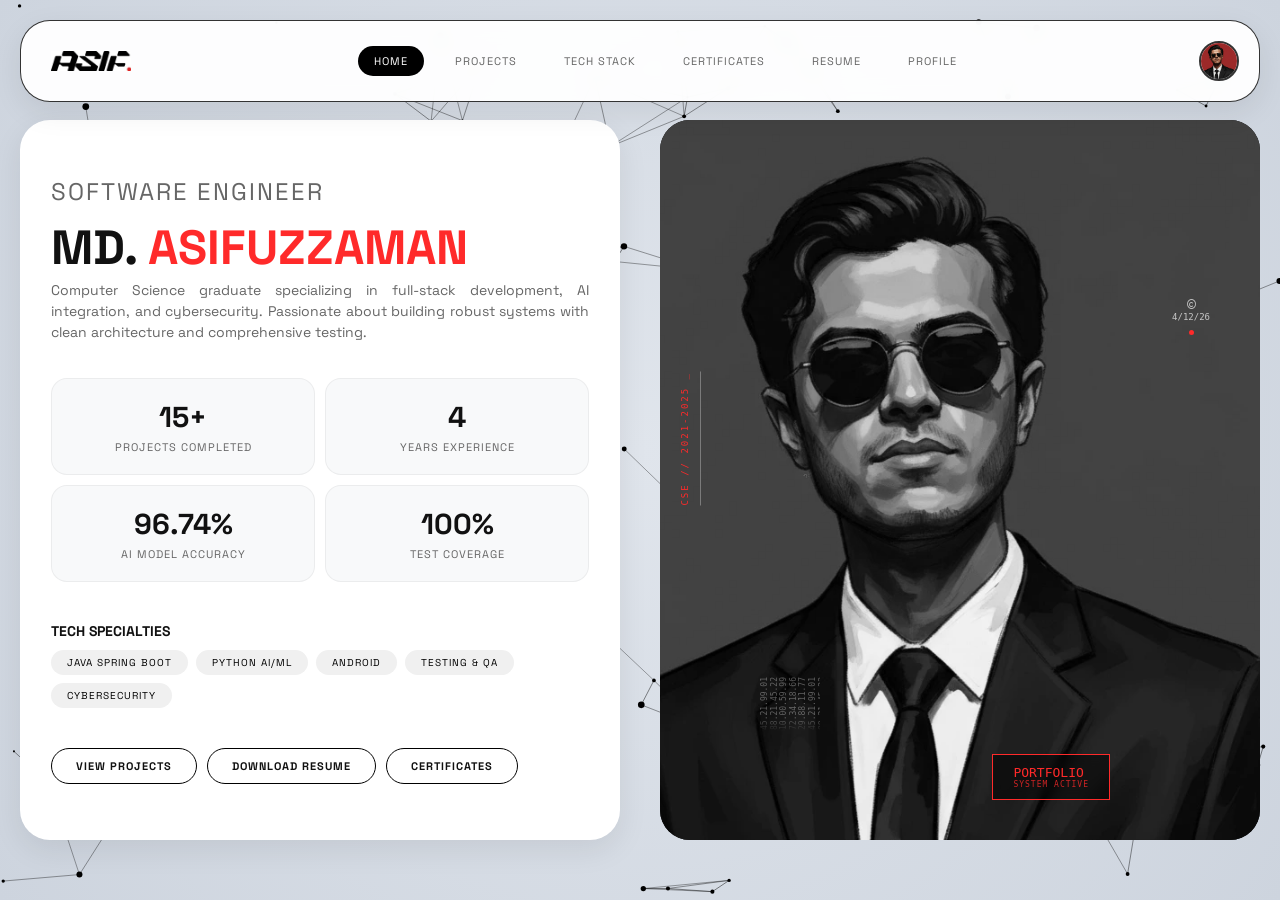
<file: index.html>
<!DOCTYPE html>
<html lang="en">

<head>
    <!-- Basic Meta Tags -->
    <meta charset="UTF-8">
    <meta name="viewport" content="width=device-width, initial-scale=1.0">
    <meta http-equiv="X-UA-Compatible" content="IE=edge">

    <!-- Primary Meta Tags -->
    <title>Md. Asifuzzaman - Software Engineer & Full-Stack Developer Portfolio</title>
    <meta name="title" content="Md. Asifuzzaman - Software Engineer & Full-Stack Developer Portfolio">
    <meta name="description"
        content="Computer Science graduate specializing in full-stack development, AI integration, and cybersecurity. 15+ projects with 96.74% AI accuracy and 100% test coverage. East West University graduate.">
    <meta name="keywords"
        content="Software Engineer, Full-Stack Developer, Java Spring Boot, Python AI/ML, Android Development, Cybersecurity, CTF Player, East West University, Dhaka, Bangladesh">
    <meta name="author" content="Md. Asifuzzaman">
    <meta name="robots" content="index, follow">
    <meta name="language" content="English">
    <meta name="revisit-after" content="7 days">

    <!-- Canonical URL -->
    <link rel="canonical" href="https://asifxasif.github.io/Portfolio/">

    <!-- Open Graph / Facebook -->
    <meta property="fb:app_id" content="966242223397117" />
    <meta property="og:type" content="website">
    <meta property="og:url" content="https://asifxasif.github.io/Portfolio/">
    <meta property="og:title" content="Md. Asifuzzaman - Software Engineer & Full-Stack Developer">
    <meta property="og:description"
        content="Computer Science graduate specializing in full-stack development, AI integration, and cybersecurity.">
    <meta property="og:image" content="https://asifxasif.github.io/Portfolio/assets/og-image.webp">
    <meta property="og:image:width" content="1200">
    <meta property="og:image:height" content="630">
    <meta property="og:image:alt" content="Md. Asifuzzaman Portfolio Homepage">
    <meta property="og:site_name" content="Md. Asifuzzaman Portfolio">
    <meta property="og:locale" content="en_US">

    <!-- Twitter -->
    <meta name="twitter:card" content="summary_large_image">
    <meta name="twitter:url" content="https://asifxasif.github.io/Portfolio/">
    <meta name="twitter:title" content="Md. Asifuzzaman - Software Engineer & Full-Stack Developer">
    <meta name="twitter:description"
        content="Computer Science graduate specializing in full-stack development, AI integration, and cybersecurity.">
    <meta name="twitter:image" content="https://asifxasif.github.io/Portfolio/assets/og-image.webp">
    <meta name="twitter:creator" content="@asifxasif">
    <meta name="twitter:site" content="@asifxasif">

    <!-- LinkedIn Specific -->
    <meta property="linkedin:owner" content="asifxasif">

    <!-- Theme Color -->
    <meta name="theme-color" content="#ff2a2a">
    <meta name="msapplication-TileColor" content="#ff2a2a">

    <!-- Icons & Favicon -->
    <link rel="icon" type="image/x-icon" href="/Portfolio/assets/favicon.ico">
    <link rel="icon" type="image/png" sizes="32x32" href="/Portfolio/assets/favicon-32x32.png">
    <link rel="icon" type="image/png" sizes="16x16" href="/Portfolio/assets/favicon-16x16.png">
    <link rel="apple-touch-icon" sizes="180x180" href="/Portfolio/assets/apple-touch-icon.png">
    <link rel="manifest" href="/Portfolio/assets/site.webmanifest">

    <!-- Preconnect for External Resources -->
    <link rel="preconnect" href="https://fonts.googleapis.com">
    <link rel="preconnect" href="https://fonts.gstatic.com" crossorigin>
    <link rel="preconnect" href="https://cdnjs.cloudflare.com">

    <!-- Preload Critical Assets -->
    <link rel="preload" as="image" href="./assets/profile.webp" fetchpriority="high">
    <link rel="preload" as="style" href="style.css">

    <!-- Stylesheets -->
    <link rel="stylesheet"
        href="https://fonts.googleapis.com/css2?family=Space+Grotesk:wght@300;400;500;700&display=swap" media="print"
        onload="this.media='all'">
    <link rel="stylesheet" href="https://cdnjs.cloudflare.com/ajax/libs/font-awesome/6.4.0/css/all.min.css"
        media="print" onload="this.media='all'">
    <link rel="stylesheet" href="style.css">

    <noscript>
        <link rel="stylesheet"
            href="https://fonts.googleapis.com/css2?family=Space+Grotesk:wght@300;400;500;700&display=swap">
        <link rel="stylesheet" href="https://cdnjs.cloudflare.com/ajax/libs/font-awesome/6.4.0/css/all.min.css">
    </noscript>

    <!-- JSON-LD Structured Data -->
    <script type="application/ld+json">
    {
        "@context": "https://schema.org",
        "@type": "Person",
        "name": "Md. Asifuzzaman",
        "url": "https://asifxasif.github.io/Portfolio/",
        "image": "https://asifxasif.github.io/Portfolio/assets/profile.webp",
        "sameAs": [
            "https://www.linkedin.com/in/asifxasif/",
            "https://github.com/AsifxAsif"
        ],
        "jobTitle": "Software Engineer",
        "alumniOf": {
            "@type": "CollegeOrUniversity",
            "name": "East West University",
            "address": {
                "@type": "PostalAddress",
                "addressLocality": "Dhaka",
                "addressCountry": "Bangladesh"
            }
        },
        "knowsAbout": ["Java Spring Boot", "Python AI/ML", "Android Development", "Cybersecurity", "Software Testing"],
        "description": "Computer Science graduate specializing in full-stack development, AI integration, and cybersecurity."
    }
    </script>

    <script type="application/ld+json">
    {
        "@context": "https://schema.org",
        "@type": "WebSite",
        "name": "Md. Asifuzzaman Portfolio",
        "url": "https://asifxasif.github.io/Portfolio/",
        "potentialAction": {
            "@type": "SearchAction",
            "target": "https://asifxasif.github.io/search?q={search_term_string}",
            "query-input": "required name=search_term_string"
        }
    }
    </script>
</head>

<body>
    <div class="main-container">
        <div class="hero-section">
            <div class="hero-content">
                <div class="title-section">
                    <h2 id="dynamicTitle">SOFTWARE ENGINEER</h2>
                    <h1>MD. <span class="highlight">ASIFUZZAMAN</span></h1>
                </div>

                <p>
                    Computer Science graduate specializing in full-stack development, AI integration, and cybersecurity.
                    Passionate about building robust systems with clean architecture and comprehensive testing.
                </p>

                <div class="quick-stats">
                    <div class="stat-card">
                        <div class="number">15+</div>
                        <div class="label">Projects Completed</div>
                    </div>
                    <div class="stat-card">
                        <div class="number">4</div>
                        <div class="label">Years Experience</div>
                    </div>
                    <div class="stat-card">
                        <div class="number">96.74%</div>
                        <div class="label">AI Model Accuracy</div>
                    </div>
                    <div class="stat-card">
                        <div class="number">100%</div>
                        <div class="label">Test Coverage</div>
                    </div>
                </div>

                <div class="featured-tech">
                    <h3 style="font-size: 14px; margin-bottom: 8px; color: var(--text-primary);">TECH SPECIALTIES</h3>
                    <div class="tech-tags">
                        <span class="tech-tag">Java Spring Boot</span>
                        <span class="tech-tag">Python AI/ML</span>
                        <span class="tech-tag">Android</span>
                        <span class="tech-tag">Testing & QA</span>
                        <span class="tech-tag">Cybersecurity</span>
                    </div>
                </div>

                <div class="cta-section">
                    <a href="projects.html" class="cta-btn">View Projects</a>
                    <a href="resume.html" class="cta-btn">Download Resume</a>
                    <a href="certificates.html" class="cta-btn">Certificates</a>
                </div>
            </div>

            <div class="hero-image">
                <img src="./assets/profile.webp" alt="Profile Image">

                <div class="hud-elements">
                    <div class="vertical-code">CSE // 2021-2025 <span class="blink">_</span></div>
                    <div class="scrolling-numbers" id="scrollingNumbers"></div>
                    <div class="circle-graphic" id="circleGraphic">
                        <i class="fa-regular fa-copyright"></i>
                        <span id="currentDate"></span>
                        <span class="status-dot"></span>
                    </div>
                    <div class="red-box-label" onclick="toggleSystemStatus()">
                        <span>PORTFOLIO</span>
                        <small>SYSTEM ACTIVE</small>
                    </div>
                </div>
            </div>
        </div>

        <!-- Scroll Animation Indicator -->
        <div id="scrollAnimation" class="scroll-animation">
            <img id="scrollAnimationImg" alt="Scroll Animation">
        </div>
    </div>

    <!-- Back to Top Button -->
    <button id="backToTop" class="back-to-top" aria-label="Back to top">
        <i class="fa-solid fa-arrow-up"></i>
    </button>

    <script src="script.js"></script>
</body>

</html>
</file>
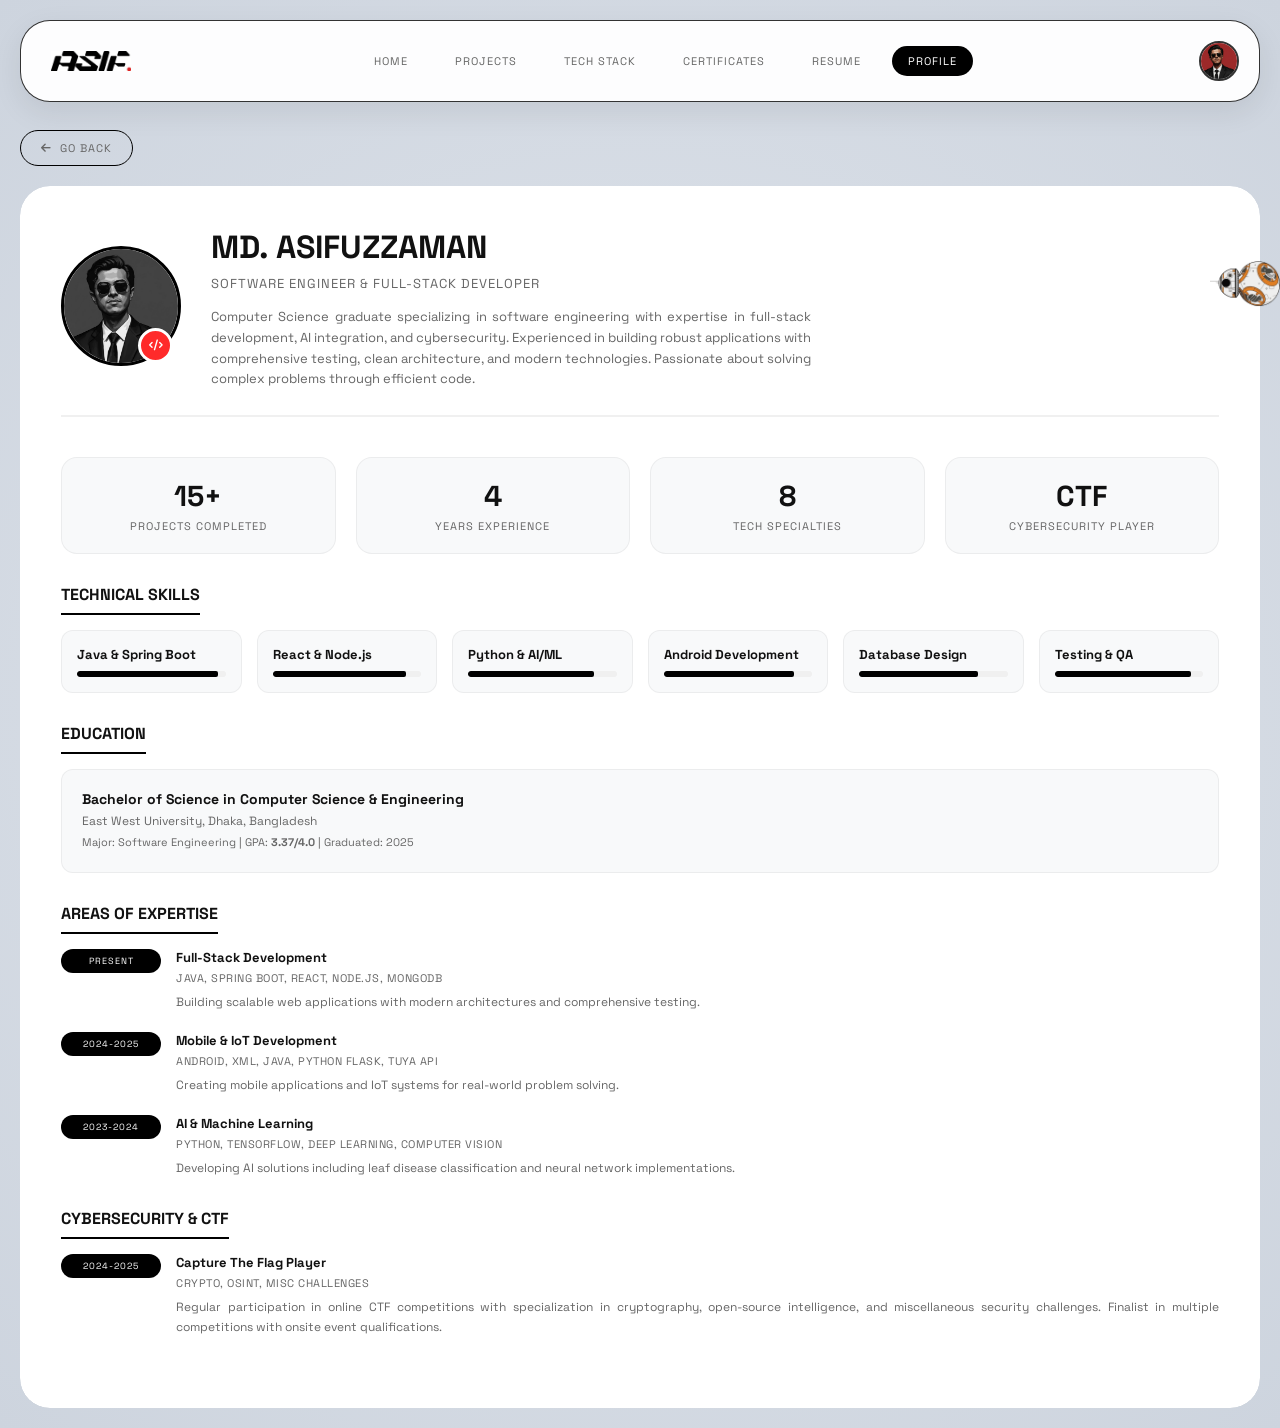
<file: profile.html>
<!DOCTYPE html>
<html lang="en">

<head>
    <!-- Basic Meta Tags -->
    <meta charset="UTF-8">
    <meta name="viewport" content="width=device-width, initial-scale=1.0">
    <meta http-equiv="X-UA-Compatible" content="IE=edge">

    <!-- Primary Meta Tags -->
    <title>Profile - Md. Asifuzzaman | Software Engineer & Full-Stack Developer</title>
    <meta name="title" content="Profile - Md. Asifuzzaman | Software Engineer & Full-Stack Developer">
    <meta name="description"
        content="Detailed profile of Md. Asifuzzaman, Software Engineer specializing in Java Spring Boot, Python AI/ML, Android Development, and Cybersecurity. East West University graduate with 4 years experience.">
    <meta name="keywords"
        content="Software Engineer Profile, Full-Stack Developer Bio, Java Developer, AI ML Engineer, Android Developer, Cybersecurity Specialist, East West University Alumni">
    <meta name="author" content="Md. Asifuzzaman">
    <meta name="robots" content="index, follow">

    <!-- Canonical URL -->
    <link rel="canonical" href="https://asifxasif.github.io/Portfolio/profile.html">

    <!-- Open Graph / Facebook -->
    <meta property="fb:app_id" content="966242223397117" />
    <meta property="og:type" content="profile">
    <meta property="og:url" content="https://asifxasif.github.io/Portfolio/profile.html">
    <meta property="og:title" content="Md. Asifuzzaman - Software Engineer Profile">
    <meta property="og:description"
        content="Detailed profile of Md. Asifuzzaman, Software Engineer specializing in full-stack development, AI integration, and cybersecurity.">
    <meta property="og:image" content="https://asifxasif.github.io/Portfolio/assets/profile.webp">
    <meta property="og:image:width" content="1200">
    <meta property="og:image:height" content="1200">
    <meta property="og:image:alt" content="Md. Asifuzzaman Profile Photo">
    <meta property="profile:first_name" content="Md.">
    <meta property="profile:last_name" content="Asifuzzaman">
    <meta property="profile:username" content="asifxasif">
    <meta property="profile:gender" content="male">

    <!-- Twitter -->
    <meta name="twitter:card" content="summary">
    <meta name="twitter:url" content="https://asifxasif.github.io/Portfolio/profile.html">
    <meta name="twitter:title" content="Md. Asifuzzaman - Software Engineer Profile">
    <meta name="twitter:description"
        content="Software Engineer specializing in full-stack development, AI integration, and cybersecurity.">
    <meta name="twitter:image" content="https://asifxasif.github.io/Portfolio/assets/profile.webp">

    <!-- Theme Color -->
    <meta name="theme-color" content="#ff2a2a">

    <!-- Icons & Favicon -->
    <link rel="icon" type="image/x-icon" href="/Portfolio/assets/favicon.ico">
    <link rel="apple-touch-icon" href="/Portfolio/assets/apple-touch-icon.png">

    <!-- Preconnect -->
    <link rel="preconnect" href="https://fonts.googleapis.com">
    <link rel="preconnect" href="https://fonts.gstatic.com" crossorigin>
    <link rel="preconnect" href="https://cdnjs.cloudflare.com">

    <!-- Stylesheets -->
    <link rel="stylesheet"
        href="https://fonts.googleapis.com/css2?family=Space+Grotesk:wght@300;400;500;700&display=swap" media="print"
        onload="this.media='all'">
    <link rel="stylesheet" href="https://cdnjs.cloudflare.com/ajax/libs/font-awesome/6.4.0/css/all.min.css"
        media="print" onload="this.media='all'">
    <link rel="stylesheet" href="style.css">

    <noscript>
        <link rel="stylesheet"
            href="https://fonts.googleapis.com/css2?family=Space+Grotesk:wght@300;400;500;700&display=swap">
        <link rel="stylesheet" href="https://cdnjs.cloudflare.com/ajax/libs/font-awesome/6.4.0/css/all.min.css">
    </noscript>

    <!-- JSON-LD Structured Data -->
    <script type="application/ld+json">
    {
        "@context": "https://schema.org",
        "@type": "ProfilePage",
        "dateCreated": "2026-03-09",
        "dateModified": "2026-03-09",
        "mainEntity": {
            "@type": "Person",
            "name": "Md. Asifuzzaman",
            "givenName": "Md.",
            "familyName": "Asifuzzaman",
            "image": "https://asifxasif.github.io/Portfolio/assets/profile.webp",
            "jobTitle": "Software Engineer",
            "worksFor": {
                "@type": "Organization",
                "name": "Freelance"
            },
            "alumniOf": {
                "@type": "CollegeOrUniversity",
                "name": "East West University",
                "address": {
                    "@type": "PostalAddress",
                    "addressLocality": "Dhaka",
                    "addressCountry": "Bangladesh"
                }
            },
            "birthPlace": {
                "@type": "Place",
                "address": {
                    "@type": "PostalAddress",
                    "addressLocality": "Dhaka",
                    "addressCountry": "Bangladesh"
                }
            },
            "gender": "Male",
            "nationality": "Bangladeshi",
            "knowsLanguage": ["Bengali", "English"],
            "knowsAbout": ["Software Engineering", "Full-Stack Development", "Artificial Intelligence", "Cybersecurity", "Software Testing"],
            "hasOccupation": {
                "@type": "Occupation",
                "name": "Software Engineer",
                "skills": "Java, Spring Boot, Python, AI/ML, Android Development, Testing, Cybersecurity"
            }
        }
    }
    </script>
</head>

<body>
    <div class="main-container">
        <a href="javascript:history.back()" class="back-btn">
            <i class="fa-solid fa-arrow-left"></i> Go Back
        </a>

        <div class="reveal-wrapper">
            <div class="profile-content">
                <div class="reveal-container">
                    <img src="./assets/gray-pattern.webp" alt="" class="reveal-pattern">
                </div>
                <div class="profile-header">
                    <div class="profile-avatar">
                        <img src="./assets/profile.webp" alt="Md. Asifuzzaman">
                        <div class="avatar-badge">
                            <i class="fa-solid fa-code"></i>
                        </div>
                    </div>
                    <div class="profile-info">
                        <h1>MD. ASIFUZZAMAN</h1>
                        <div class="title">Software Engineer & Full-Stack Developer</div>
                        <div class="bio">
                            Computer Science graduate specializing in software engineering with expertise in full-stack
                            development, AI integration, and cybersecurity. Experienced in building robust applications
                            with
                            comprehensive testing, clean architecture, and modern technologies. Passionate about solving
                            complex problems
                            through efficient code.
                        </div>
                    </div>
                </div>

                <div class="stats">
                    <div class="stat-card">
                        <div class="number">15+</div>
                        <div class="label">Projects Completed</div>
                    </div>
                    <div class="stat-card">
                        <div class="number">4</div>
                        <div class="label">Years Experience</div>
                    </div>
                    <div class="stat-card">
                        <div class="number">8</div>
                        <div class="label">Tech Specialties</div>
                    </div>
                    <div class="stat-card">
                        <div class="number">CTF</div>
                        <div class="label">Cybersecurity Player</div>
                    </div>
                </div>

                <div class="profile-section">
                    <h2 class="section-title">TECHNICAL SKILLS</h2>
                    <div class="profile-skills-grid">
                        <div class="profile-skill-item">
                            <div class="profile-skill-name">Java & Spring Boot</div>
                            <div class="profile-skill-level">
                                <div class="profile-skill-progress" style="width: 95%"></div>
                            </div>
                        </div>
                        <div class="profile-skill-item">
                            <div class="profile-skill-name">React & Node.js</div>
                            <div class="profile-skill-level">
                                <div class="profile-skill-progress" style="width: 90%"></div>
                            </div>
                        </div>
                        <div class="profile-skill-item">
                            <div class="profile-skill-name">Python & AI/ML</div>
                            <div class="profile-skill-level">
                                <div class="profile-skill-progress" style="width: 85%"></div>
                            </div>
                        </div>
                        <div class="profile-skill-item">
                            <div class="profile-skill-name">Android Development</div>
                            <div class="profile-skill-level">
                                <div class="profile-skill-progress" style="width: 88%"></div>
                            </div>
                        </div>
                        <div class="profile-skill-item">
                            <div class="profile-skill-name">Database Design</div>
                            <div class="profile-skill-level">
                                <div class="profile-skill-progress" style="width: 80%"></div>
                            </div>
                        </div>
                        <div class="profile-skill-item">
                            <div class="profile-skill-name">Testing & QA</div>
                            <div class="profile-skill-level">
                                <div class="profile-skill-progress" style="width: 92%"></div>
                            </div>
                        </div>
                    </div>
                </div>

                <div class="profile-section">
                    <h2 class="section-title">EDUCATION</h2>
                    <div class="profile-education-item">
                        <h4>Bachelor of Science in Computer Science & Engineering</h4>
                        <div class="institution">East West University, Dhaka, Bangladesh</div>
                        <div class="details">Major: Software Engineering | GPA: <B>3.37/4.0</B> | Graduated: 2025</div>
                    </div>
                </div>

                <div class="profile-section">
                    <h2 class="section-title">AREAS OF EXPERTISE</h2>
                    <div class="profile-experience-list">
                        <div class="profile-experience-item">
                            <div class="profile-experience-date">Present</div>
                            <div class="profile-experience-details">
                                <h3>Full-Stack Development</h3>
                                <div class="company">Java, Spring Boot, React, Node.js, MongoDB</div>
                                <p class="description">
                                    Building scalable web applications with modern architectures and comprehensive
                                    testing.
                                </p>
                            </div>
                        </div>
                        <div class="profile-experience-item">
                            <div class="profile-experience-date">2024-2025</div>
                            <div class="profile-experience-details">
                                <h3>Mobile & IoT Development</h3>
                                <div class="company">Android, XML, Java, Python Flask, Tuya API</div>
                                <p class="description">
                                    Creating mobile applications and IoT systems for real-world problem solving.
                                </p>
                            </div>
                        </div>
                        <div class="profile-experience-item">
                            <div class="profile-experience-date">2023-2024</div>
                            <div class="profile-experience-details">
                                <h3>AI & Machine Learning</h3>
                                <div class="company">Python, TensorFlow, Deep Learning, Computer Vision</div>
                                <p class="description">
                                    Developing AI solutions including leaf disease classification and neural network
                                    implementations.
                                </p>
                            </div>
                        </div>
                    </div>
                </div>

                <div class="profile-section">
                    <h2 class="section-title">CYBERSECURITY & CTF</h2>
                    <div class="profile-experience-list">
                        <div class="profile-experience-item">
                            <div class="profile-experience-date">2024-2025</div>
                            <div class="profile-experience-details">
                                <h3>Capture The Flag Player</h3>
                                <div class="company">Crypto, OSINT, Misc Challenges</div>
                                <p class="description">
                                    Regular participation in online CTF competitions with specialization in
                                    cryptography, open-source intelligence, and miscellaneous security challenges.
                                    Finalist in
                                    multiple competitions with onsite event qualifications.
                                </p>
                            </div>
                        </div>
                    </div>
                </div>
            </div>
        </div>

        <!-- Scroll Animation Indicator -->
        <div id="scrollAnimation" class="scroll-animation">
            <img id="scrollAnimationImg" alt="Scroll Animation">
        </div>
    </div>

    <!-- Back to Top Button -->
    <button id="backToTop" class="back-to-top" aria-label="Back to top">
        <i class="fa-solid fa-arrow-up"></i>
    </button>

    <script src="script.js"></script>
    <script src="https://cdnjs.cloudflare.com/ajax/libs/jquery/3.6.0/jquery.min.js"></script>
    <script src="https://cdnjs.cloudflare.com/ajax/libs/gsap/3.11.3/gsap.min.js"></script>
</body>

</html>
</file>
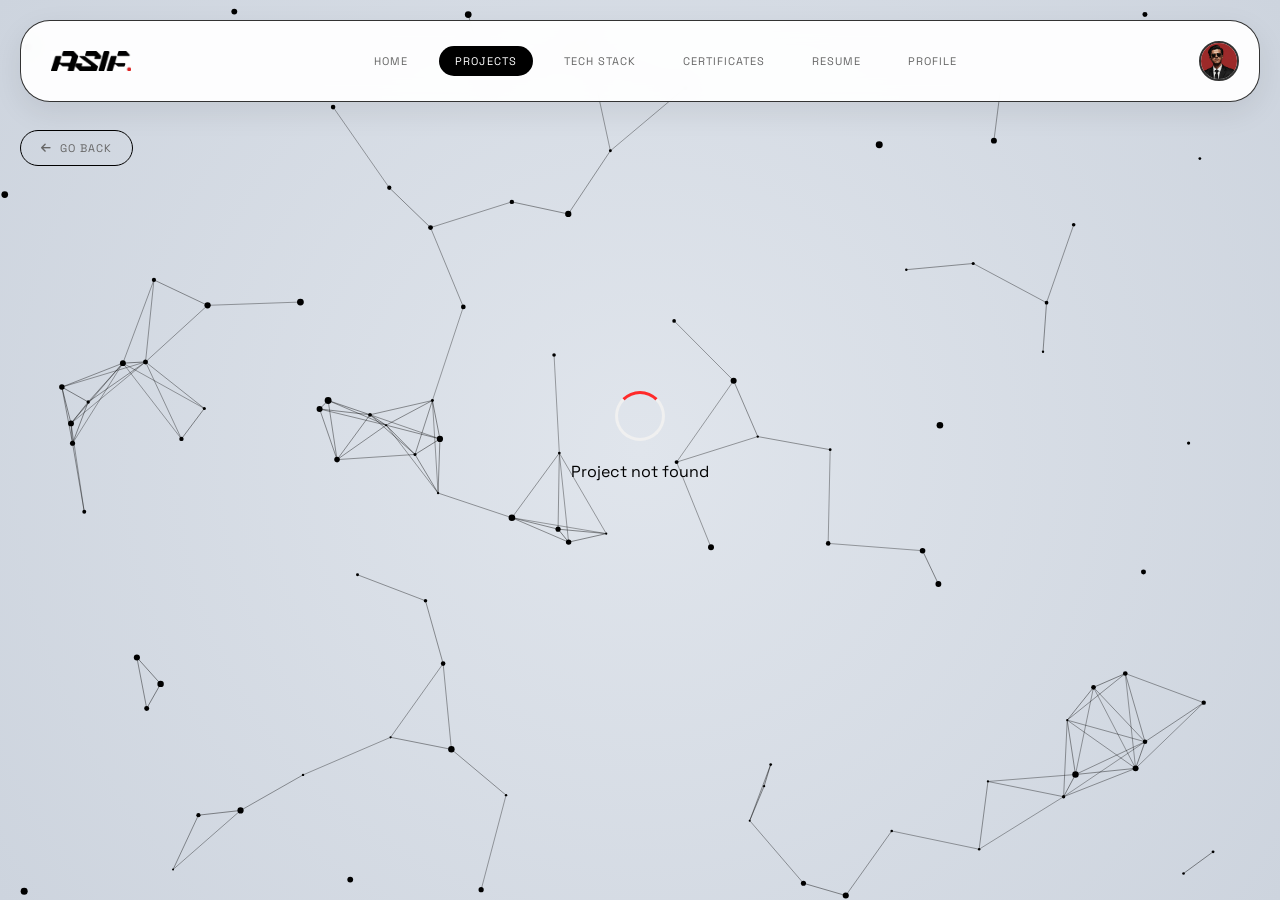
<file: project-details.html>
<!DOCTYPE html>
<html lang="en">

<head>
    <!-- Basic Meta Tags -->
    <meta charset="UTF-8">
    <meta name="viewport" content="width=device-width, initial-scale=1.0">
    <meta http-equiv="X-UA-Compatible" content="IE=edge">

    <!-- Dynamic Title - Will be updated by JavaScript -->
    <title id="dynamicProjectTitle">Project Details - Md. Asifuzzaman</title>
    <meta name="description" id="dynamicProjectDescription"
        content="Detailed information about software engineering projects by Md. Asifuzzaman including technologies, features, and implementation details.">
    <meta name="keywords"
        content="Project Details, Software Project, Code Implementation, GitHub Repository, Live Demo">
    <meta name="author" content="Md. Asifuzzaman">
    <meta name="robots" content="index, follow">

    <!-- Canonical URL -->
    <link rel="canonical" href="https://asifxasif.github.io/Portfolio/project-details.html">

    <!-- Open Graph / Facebook -->
    <meta property="fb:app_id" content="966242223397117" />
    <meta property="og:type" content="article">
    <meta property="og:url" content="https://asifxasif.github.io/Portfolio/project-details.html">
    <meta property="og:title" id="ogProjectTitle" content="Project Details - Md. Asifuzzaman">
    <meta property="og:description" id="ogProjectDescription"
        content="Detailed information about software engineering projects by Md. Asifuzzaman.">
    <meta property="og:image" content="https://asifxasif.github.io/Portfolio/assets/og-image.webp">
    <meta property="og:image:width" content="1200">
    <meta property="og:image:height" content="630">
    <meta property="og:site_name" content="Md. Asifuzzaman Portfolio">

    <!-- Twitter -->
    <meta name="twitter:card" content="summary_large_image">
    <meta name="twitter:url" content="https://asifxasif.github.io/Portfolio/project-details.html">
    <meta name="twitter:title" id="twitterProjectTitle" content="Project Details - Md. Asifuzzaman">
    <meta name="twitter:description" id="twitterProjectDescription"
        content="Detailed information about software engineering projects by Md. Asifuzzaman.">
    <meta name="twitter:image" content="https://asifxasif.github.io/Portfolio/assets/og-image.webp">

    <!-- Theme Color -->
    <meta name="theme-color" content="#ff2a2a">

    <!-- Icons & Favicon -->
    <link rel="icon" type="image/x-icon" href="/Portfolio/assets/favicon.ico">
    <link rel="apple-touch-icon" href="/Portfolio/assets/apple-touch-icon.png">

    <!-- Preconnect -->
    <link rel="preconnect" href="https://fonts.googleapis.com">
    <link rel="preconnect" href="https://fonts.gstatic.com" crossorigin>
    <link rel="preconnect" href="https://cdnjs.cloudflare.com">

    <!-- Stylesheets -->
    <link rel="stylesheet"
        href="https://fonts.googleapis.com/css2?family=Space+Grotesk:wght@300;400;500;700&display=swap" media="print"
        onload="this.media='all'">
    <link rel="stylesheet" href="https://cdnjs.cloudflare.com/ajax/libs/font-awesome/6.4.0/css/all.min.css"
        media="print" onload="this.media='all'">
    <link rel="stylesheet" href="style.css">

    <noscript>
        <link rel="stylesheet"
            href="https://fonts.googleapis.com/css2?family=Space+Grotesk:wght@300;400;500;700&display=swap">
        <link rel="stylesheet" href="https://cdnjs.cloudflare.com/ajax/libs/font-awesome/6.4.0/css/all.min.css">
    </noscript>

    <!-- JavaScript to update meta tags dynamically -->
    <script>
        function updateProjectMetaTags(project) {
            if (!project) return;

            document.title = `${project.title} - Project Details | Md. Asifuzzaman`;

            const metaDesc = document.querySelector('meta[name="description"]');
            if (metaDesc) {
                metaDesc.setAttribute('content', project.description.substring(0, 160));
            }

            const ogTitle = document.getElementById('ogProjectTitle');
            if (ogTitle) ogTitle.setAttribute('content', `${project.title} - Project by Md. Asifuzzaman`);

            const ogDesc = document.getElementById('ogProjectDescription');
            if (ogDesc) ogDesc.setAttribute('content', project.description.substring(0, 160));

            const twitterTitle = document.getElementById('twitterProjectTitle');
            if (twitterTitle) twitterTitle.setAttribute('content', `${project.title} - Project by Md. Asifuzzaman`);

            const twitterDesc = document.getElementById('twitterProjectDescription');
            if (twitterDesc) twitterDesc.setAttribute('content', project.description.substring(0, 160));
        }
    </script>
</head>

<body>
    <div class="main-container">
        <a href="javascript:history.back()" class="back-btn">
            <i class="fa-solid fa-arrow-left"></i> Go Back
        </a>

        <div class="project-details-container" id="projectDetailsContainer">
        </div>

        <!-- Scroll Animation Indicator -->
        <div id="scrollAnimation" class="scroll-animation">
            <img id="scrollAnimationImg" alt="Scroll Animation">
        </div>
    </div>

    <!-- Back to Top Button -->
    <button id="backToTop" class="back-to-top" aria-label="Back to top">
        <i class="fa-solid fa-arrow-up"></i>
    </button>

    <script src="script.js"></script>
</body>

</html>
</file>
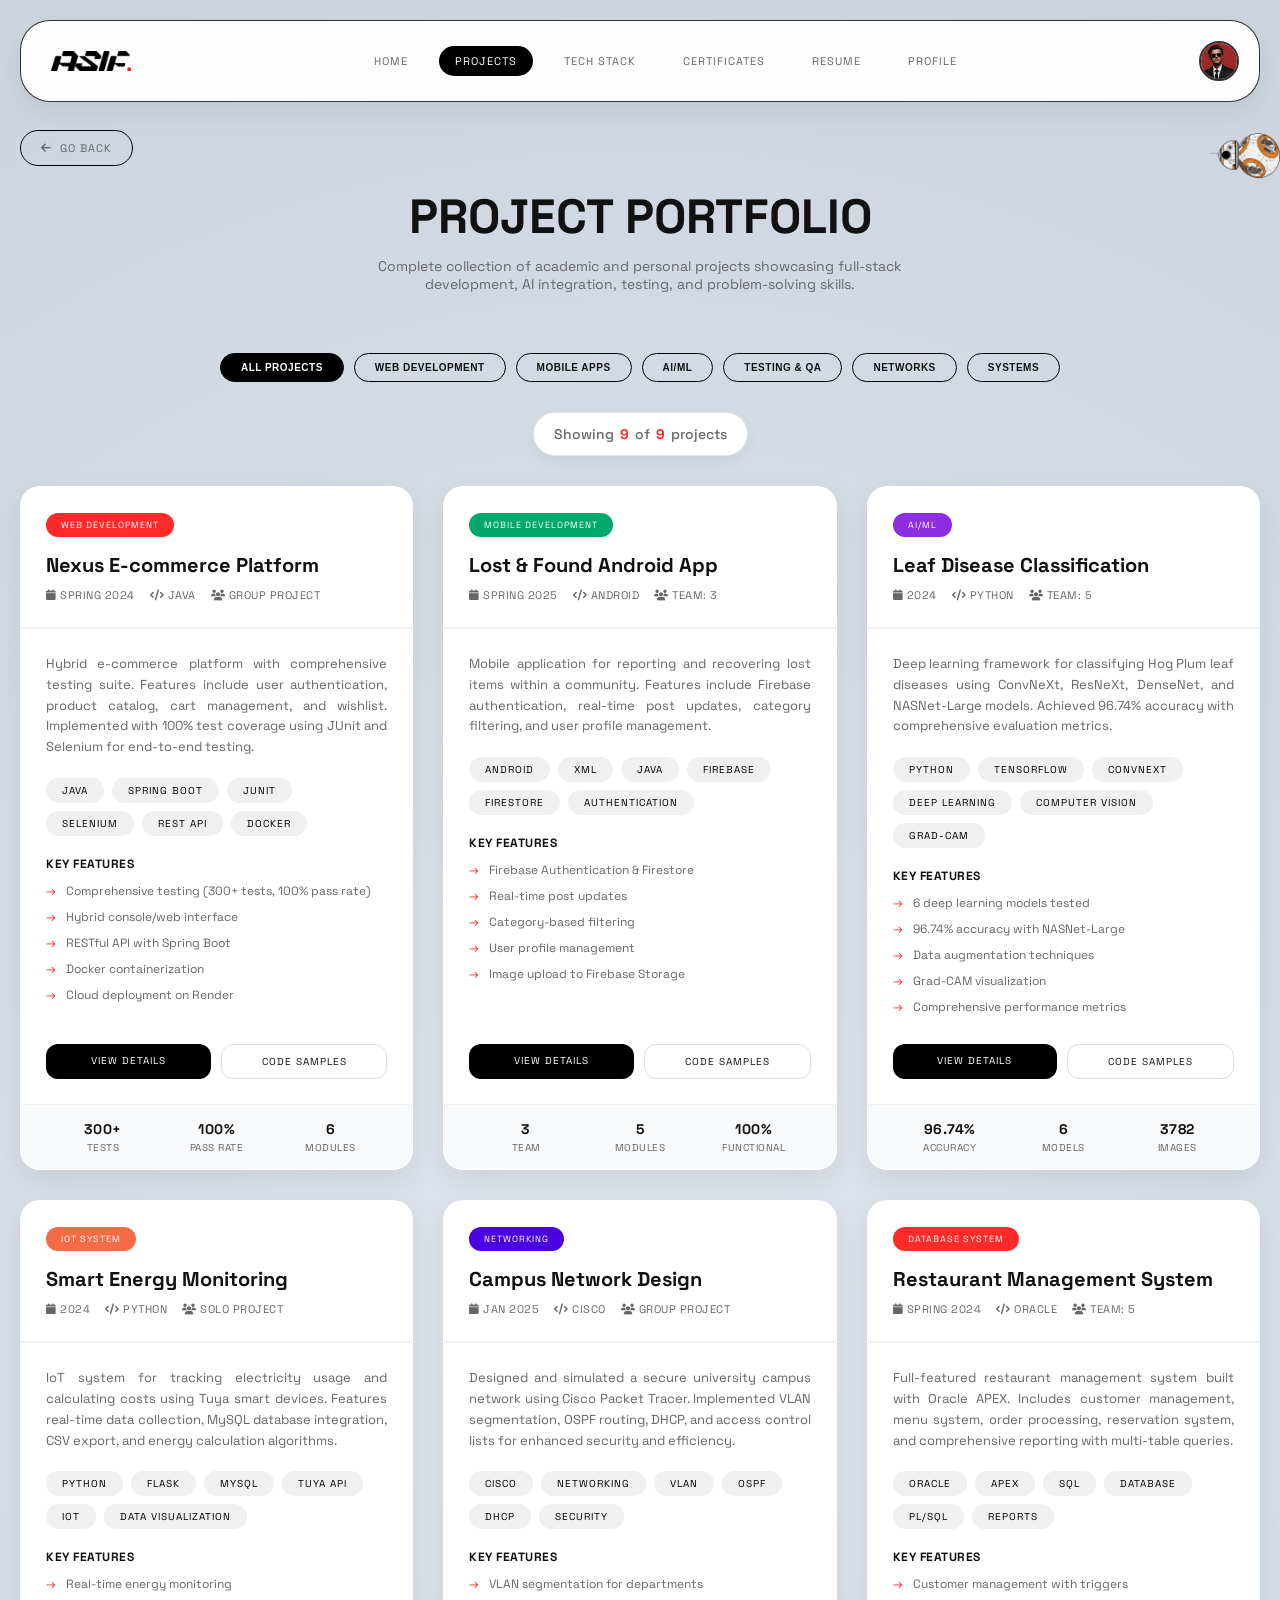
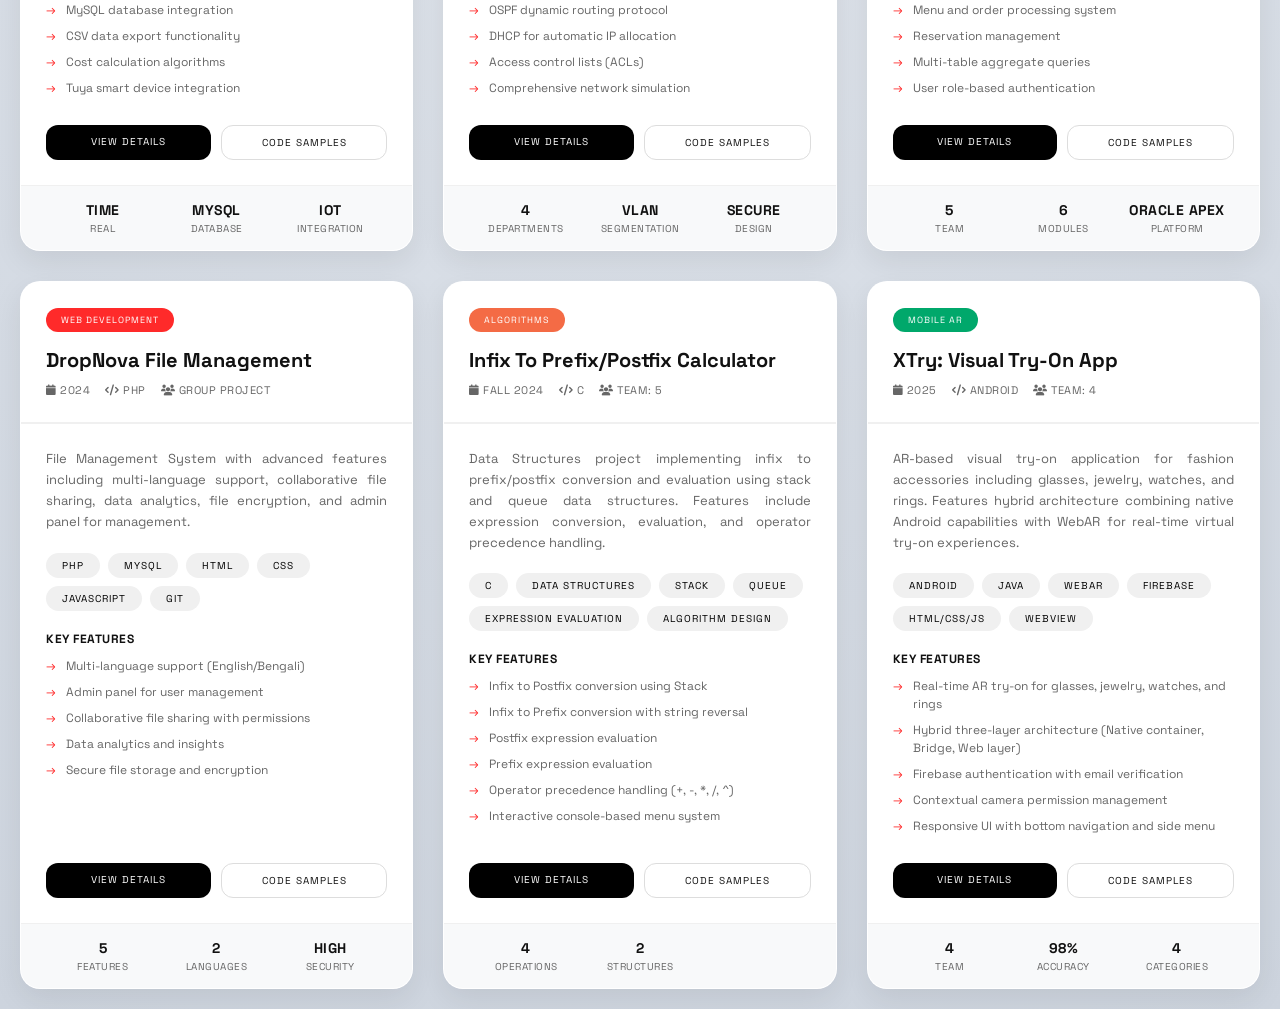
<file: projects.html>
<!DOCTYPE html>
<html lang="en">

<head>
    <!-- Basic Meta Tags -->
    <meta charset="UTF-8">
    <meta name="viewport" content="width=device-width, initial-scale=1.0">
    <meta http-equiv="X-UA-Compatible" content="IE=edge">

    <!-- Primary Meta Tags -->
    <title>Projects Portfolio - Md. Asifuzzaman | Software Engineer</title>
    <meta name="title" content="Projects Portfolio - Md. Asifuzzaman | Software Engineer">
    <meta name="description"
        content="Explore 15+ software engineering projects by Md. Asifuzzaman including Nexus E-commerce, Lost & Found Android App, Leaf Disease Classification AI, IoT Energy Monitoring, and more.">
    <meta name="keywords"
        content="Software Projects, E-commerce Platform, Android App, AI ML Projects, IoT Projects, Network Design, Java Spring Boot, React, Python, Full-Stack Projects">
    <meta name="author" content="Md. Asifuzzaman">
    <meta name="robots" content="index, follow">

    <!-- Canonical URL -->
    <link rel="canonical" href="https://asifxasif.github.io/Portfolio/projects.html">

    <!-- Open Graph / Facebook -->
    <meta property="fb:app_id" content="966242223397117" />
    <meta property="og:type" content="website">
    <meta property="og:url" content="https://asifxasif.github.io/Portfolio/projects.html">
    <meta property="og:title" content="Projects Portfolio - Md. Asifuzzaman | Software Engineer">
    <meta property="og:description"
        content="Explore 15+ software engineering projects including full-stack applications, AI/ML models, mobile apps, and IoT systems.">
    <meta property="og:image" content="https://asifxasif.github.io/Portfolio/assets/og-image.webp">
    <meta property="og:image:width" content="1200">
    <meta property="og:image:height" content="630">
    <meta property="og:image:alt" content="Md. Asifuzzaman Projects Portfolio">
    <meta property="og:site_name" content="Md. Asifuzzaman Portfolio">

    <!-- Twitter -->
    <meta name="twitter:card" content="summary_large_image">
    <meta name="twitter:url" content="https://asifxasif.github.io/Portfolio/projects.html">
    <meta name="twitter:title" content="Projects Portfolio - Md. Asifuzzaman | Software Engineer">
    <meta name="twitter:description"
        content="Explore 15+ software engineering projects including full-stack applications, AI/ML models, mobile apps, and IoT systems.">
    <meta name="twitter:image" content="https://asifxasif.github.io/Portfolio/assets/og-image.webp">

    <!-- Theme Color -->
    <meta name="theme-color" content="#ff2a2a">

    <!-- Icons & Favicon -->
    <link rel="icon" type="image/x-icon" href="/Portfolio/assets/favicon.ico">
    <link rel="apple-touch-icon" href="/Portfolio/assets/apple-touch-icon.png">

    <!-- Preconnect -->
    <link rel="preconnect" href="https://fonts.googleapis.com">
    <link rel="preconnect" href="https://fonts.gstatic.com" crossorigin>
    <link rel="preconnect" href="https://cdnjs.cloudflare.com">

    <!-- Stylesheets -->
    <link rel="stylesheet"
        href="https://fonts.googleapis.com/css2?family=Space+Grotesk:wght@300;400;500;700&display=swap" media="print"
        onload="this.media='all'">
    <link rel="stylesheet" href="https://cdnjs.cloudflare.com/ajax/libs/font-awesome/6.4.0/css/all.min.css"
        media="print" onload="this.media='all'">
    <link rel="stylesheet" href="style.css">

    <noscript>
        <link rel="stylesheet"
            href="https://fonts.googleapis.com/css2?family=Space+Grotesk:wght@300;400;500;700&display=swap">
        <link rel="stylesheet" href="https://cdnjs.cloudflare.com/ajax/libs/font-awesome/6.4.0/css/all.min.css">
    </noscript>

    <!-- JSON-LD Structured Data -->
    <script type="application/ld+json">
    {
        "@context": "https://schema.org",
        "@type": "ItemList",
        "name": "Md. Asifuzzaman's Software Projects",
        "description": "Collection of software engineering projects including web, mobile, AI, and IoT applications.",
        "numberOfItems": 9,
        "itemListElement": [
            {
                "@type": "ListItem",
                "position": 1,
                "name": "Nexus E-commerce Platform",
                "description": "Hybrid e-commerce platform with comprehensive testing suite using Spring Boot and JUnit."
            },
            {
                "@type": "ListItem",
                "position": 2,
                "name": "Lost & Found Android App",
                "description": "Mobile application for reporting lost items with Firebase integration."
            },
            {
                "@type": "ListItem",
                "position": 3,
                "name": "Leaf Disease Classification AI",
                "description": "Deep learning framework achieving 96.74% accuracy for agricultural disease detection."
            }
        ]
    }
    </script>
</head>

<body>
    <div class="main-container">
        <a href="javascript:history.back()" class="back-btn">
            <i class="fa-solid fa-arrow-left"></i> Go Back
        </a>

        <div class="page-header">
            <h1>PROJECT PORTFOLIO</h1>
            <p>Complete collection of academic and personal projects showcasing full-stack development, AI integration,
                testing, and problem-solving skills.</p>
        </div>

        <div class="filter-section">
            <div class="category-filters">
                <button class="category-filter active" data-category="all">All Projects</button>
                <button class="category-filter" data-category="web">Web Development</button>
                <button class="category-filter" data-category="mobile">Mobile Apps</button>
                <button class="category-filter" data-category="ai">AI/ML</button>
                <button class="category-filter" data-category="testing">Testing & QA</button>
                <button class="category-filter" data-category="network">Networks</button>
                <button class="category-filter" data-category="system">Systems</button>
            </div>
        </div>

        <div class="projects-container" id="projectsContainer">
        </div>

        <!-- Scroll Animation Indicator -->
        <div id="scrollAnimation" class="scroll-animation">
            <img id="scrollAnimationImg" alt="Scroll Animation">
        </div>
    </div>

    <!-- Back to Top Button -->
    <button id="backToTop" class="back-to-top" aria-label="Back to top">
        <i class="fa-solid fa-arrow-up"></i>
    </button>

    <script src="script.js"></script>
</body>

</html>
</file>
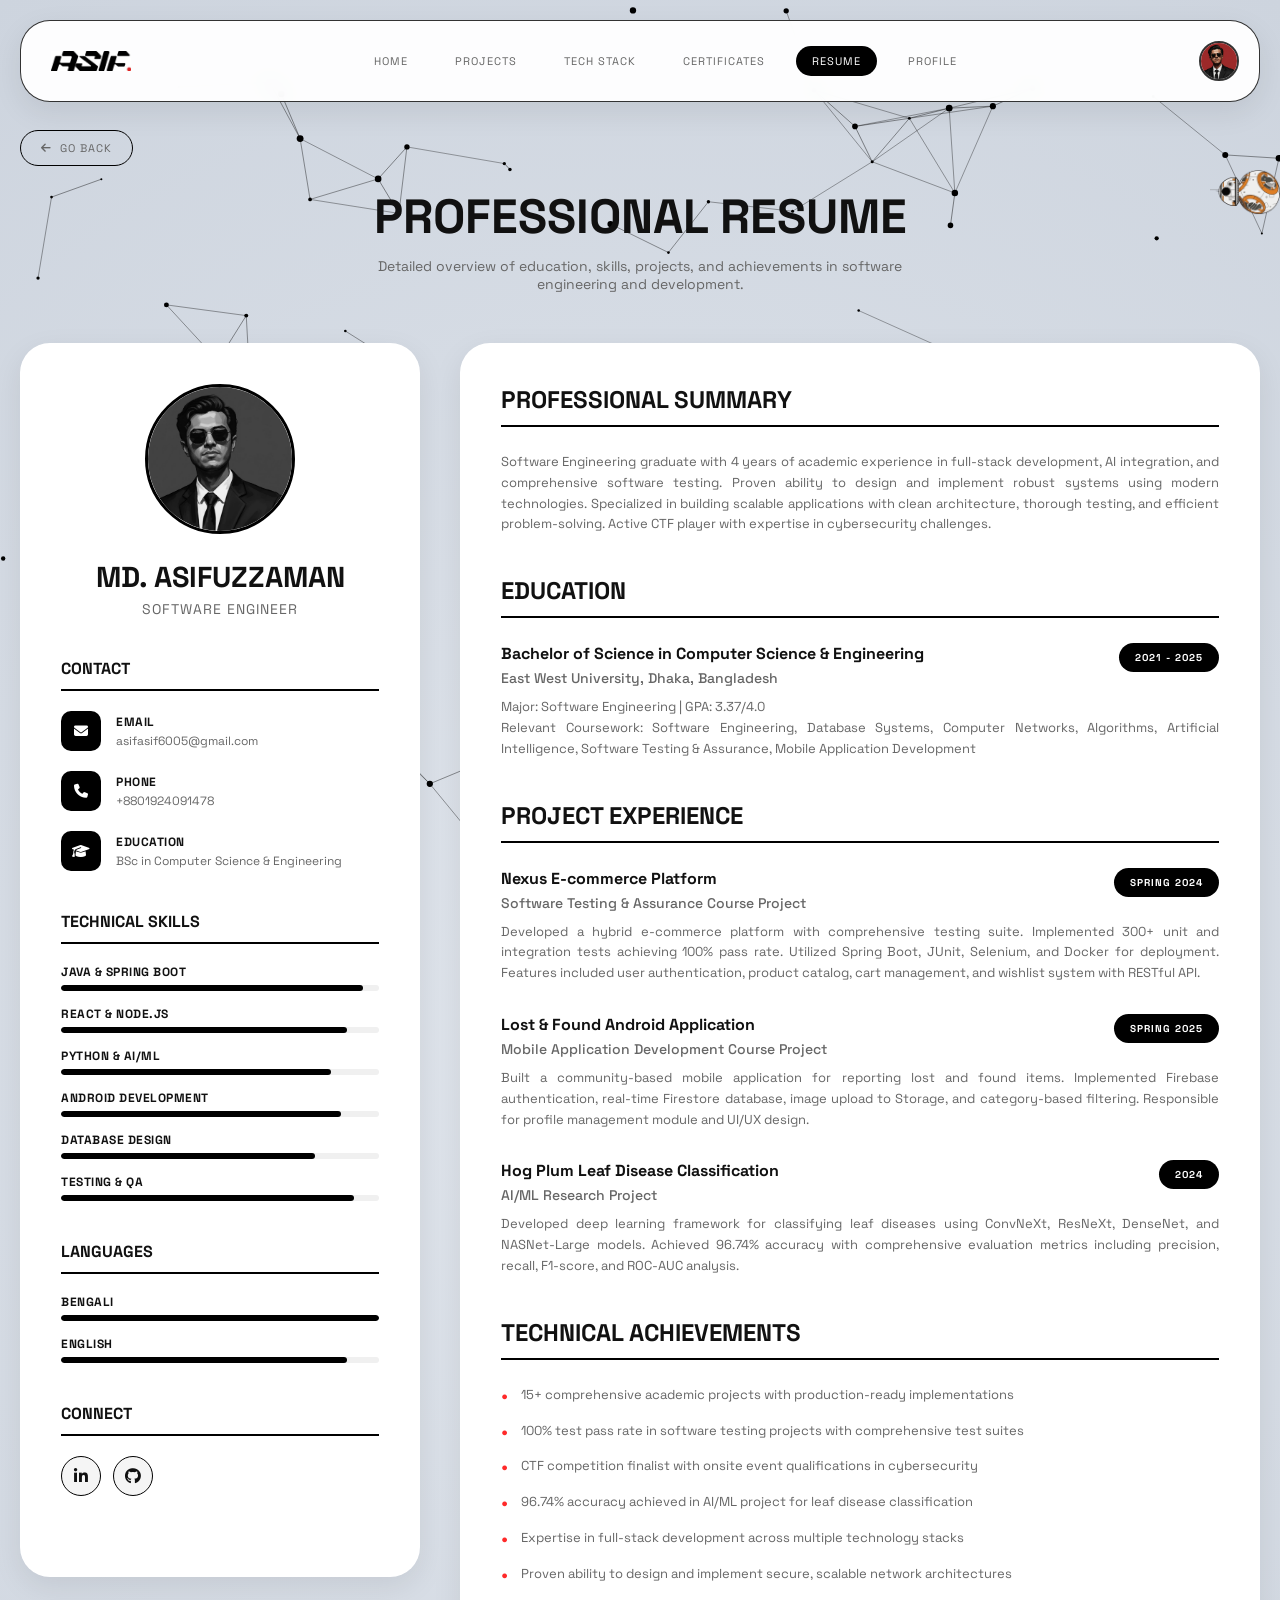
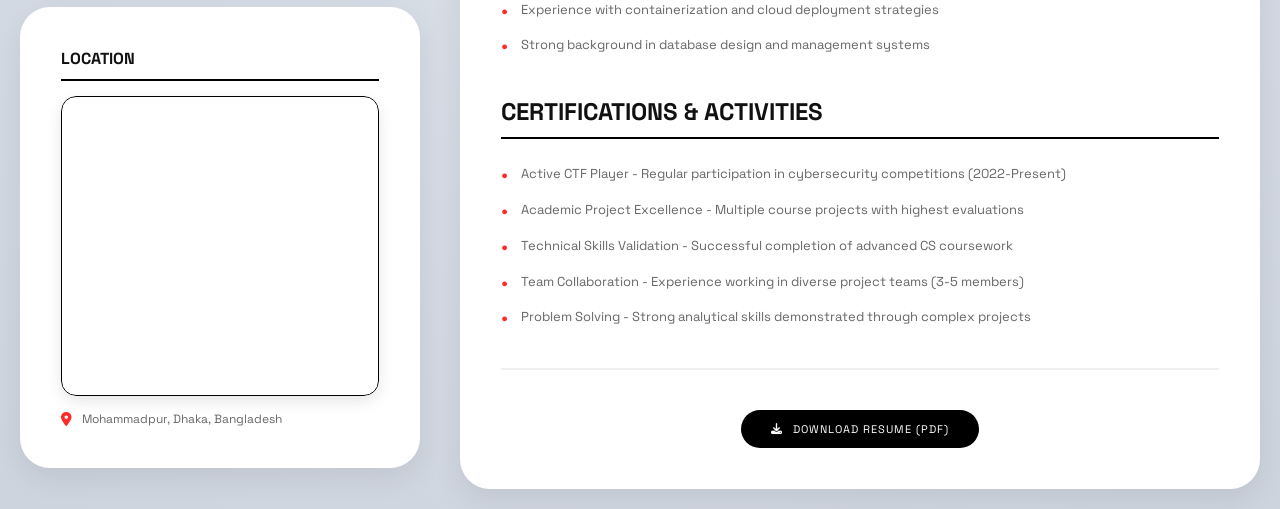
<file: resume.html>
<!DOCTYPE html>
<html lang="en">

<head>
    <!-- Basic Meta Tags -->
    <meta charset="UTF-8">
    <meta name="viewport" content="width=device-width, initial-scale=1.0">
    <meta http-equiv="X-UA-Compatible" content="IE=edge">

    <!-- Primary Meta Tags -->
    <title>Resume - Md. Asifuzzaman | Software Engineer CV</title>
    <meta name="title" content="Resume - Md. Asifuzzaman | Software Engineer CV">
    <meta name="description"
        content="Download Md. Asifuzzaman's professional resume. Software Engineer with 4 years experience in Java Spring Boot, Python AI/ML, Android Development, and Cybersecurity. East West University graduate.">
    <meta name="keywords"
        content="Software Engineer Resume, CV, Java Developer Resume, Full-Stack Developer CV, AI ML Engineer Resume, Download PDF, Professional Experience">
    <meta name="author" content="Md. Asifuzzaman">
    <meta name="robots" content="index, follow">

    <!-- Canonical URL -->
    <link rel="canonical" href="https://asifxasif.github.io/Portfolio/resume.html">

    <!-- Open Graph / Facebook -->
    <meta property="fb:app_id" content="966242223397117" />
    <meta property="og:type" content="website">
    <meta property="og:url" content="https://asifxasif.github.io/Portfolio/resume.html">
    <meta property="og:title" content="Md. Asifuzzaman - Software Engineer Resume">
    <meta property="og:description"
        content="Download professional resume of Md. Asifuzzaman, Software Engineer specializing in full-stack development, AI integration, and cybersecurity.">
    <meta property="og:image" content="https://asifxasif.github.io/Portfolio/assets/og-image.webp">
    <meta property="og:image:width" content="1200">
    <meta property="og:image:height" content="630">
    <meta property="og:image:alt" content="Md. Asifuzzaman Resume Preview">
    <meta property="og:site_name" content="Md. Asifuzzaman Portfolio">

    <!-- Twitter -->
    <meta name="twitter:card" content="summary_large_image">
    <meta name="twitter:url" content="https://asifxasif.github.io/Portfolio/resume.html">
    <meta name="twitter:title" content="Md. Asifuzzaman - Software Engineer Resume">
    <meta name="twitter:description" content="Download professional resume of Md. Asifuzzaman, Software Engineer.">
    <meta name="twitter:image" content="https://asifxasif.github.io/Portfolio/assets/og-image.webp">

    <!-- Theme Color -->
    <meta name="theme-color" content="#ff2a2a">

    <!-- Icons & Favicon -->
    <link rel="icon" type="image/x-icon" href="/Portfolio/assets/favicon.ico">
    <link rel="apple-touch-icon" href="/Portfolio/assets/apple-touch-icon.png">

    <!-- Preconnect -->
    <link rel="preconnect" href="https://fonts.googleapis.com">
    <link rel="preconnect" href="https://fonts.gstatic.com" crossorigin>
    <link rel="preconnect" href="https://cdnjs.cloudflare.com">

    <!-- Stylesheets -->
    <link rel="stylesheet"
        href="https://fonts.googleapis.com/css2?family=Space+Grotesk:wght@300;400;500;700&display=swap" media="print"
        onload="this.media='all'">
    <link rel="stylesheet" href="https://cdnjs.cloudflare.com/ajax/libs/font-awesome/6.4.0/css/all.min.css"
        media="print" onload="this.media='all'">
    <link rel="stylesheet" href="style.css">

    <noscript>
        <link rel="stylesheet"
            href="https://fonts.googleapis.com/css2?family=Space+Grotesk:wght@300;400;500;700&display=swap">
        <link rel="stylesheet" href="https://cdnjs.cloudflare.com/ajax/libs/font-awesome/6.4.0/css/all.min.css">
    </noscript>

    <!-- JSON-LD Structured Data -->
    <script type="application/ld+json">
    {
        "@context": "https://schema.org",
        "@type": "Person",
        "name": "Md. Asifuzzaman",
        "url": "https://asifxasif.github.io/Portfolio/resume.html",
        "image": "https://asifxasif.github.io/Portfolio/assets/profile.webp",
        "jobTitle": "Software Engineer",
        "alumniOf": {
            "@type": "CollegeOrUniversity",
            "name": "East West University",
            "address": {
                "@type": "PostalAddress",
                "addressLocality": "Dhaka",
                "addressCountry": "Bangladesh"
            }
        },
        "worksFor": {
            "@type": "Organization",
            "name": "Freelance"
        },
        "skills": "Java Spring Boot, Python AI/ML, Android Development, Cybersecurity, Software Testing",
        "knowsLanguage": ["Bengali", "English"],
        "description": "Software Engineering graduate with 4 years of academic experience in full-stack development, AI integration, and comprehensive software testing.",
        "hasCredential": [
            {
                "@type": "EducationalOccupationalCredential",
                "name": "Bachelor of Science in Computer Science & Engineering",
                "credentialCategory": "degree"
            }
        ]
    }
    </script>
</head>

<body>
    <div class="main-container">
        <a href="javascript:history.back()" class="back-btn">
            <i class="fa-solid fa-arrow-left"></i> Go Back
        </a>

        <div class="page-header">
            <h1>PROFESSIONAL RESUME</h1>
            <p>Detailed overview of education, skills, projects, and achievements in software engineering and
                development.</p>
        </div>

        <div class="cv-layout">
            <div class="cv-sidebar-container" style="display: flex; flex-direction: column;">
                <aside class="cv-sidebar">
                    <div class="cv-avatar">
                        <img src="./assets/profile.webp" alt="Md. Asifuzzaman">
                        <h2>MD. ASIFUZZAMAN</h2>
                        <div class="title">Software Engineer</div>
                    </div>

                    <div class="contact-info">
                        <h3>CONTACT</h3>
                        <div class="contact-item">
                            <div class="contact-icon">
                                <i class="fa-solid fa-envelope"></i>
                            </div>
                            <div class="contact-details">
                                <h4>Email</h4>
                                <p><a href="mailto:asifasif6005@gmail.com">asifasif6005@gmail.com</a></p>
                            </div>
                        </div>
                        <div class="contact-item">
                            <div class="contact-icon">
                                <i class="fa-solid fa-phone"></i>
                            </div>
                            <div class="contact-details">
                                <h4>Phone</h4>
                                <p><a href="tel:+8801924091478">+8801924091478</a></p>
                            </div>
                        </div>
                        <div class="contact-item">
                            <div class="contact-icon">
                                <i class="fa-solid fa-graduation-cap"></i>
                            </div>
                            <div class="contact-details">
                                <h4>Education</h4>
                                <p>BSc in Computer Science & Engineering</p>
                            </div>
                        </div>
                    </div>

                    <div class="cv-skills-section">
                        <h3>TECHNICAL SKILLS</h3>
                        <div class="cv-skill-item">
                            <div class="cv-skill-name">Java & Spring Boot</div>
                            <div class="cv-skill-level">
                                <div class="cv-skill-progress" style="width: 95%"></div>
                            </div>
                        </div>
                        <div class="cv-skill-item">
                            <div class="cv-skill-name">React & Node.js</div>
                            <div class="cv-skill-level">
                                <div class="cv-skill-progress" style="width: 90%"></div>
                            </div>
                        </div>
                        <div class="cv-skill-item">
                            <div class="cv-skill-name">Python & AI/ML</div>
                            <div class="cv-skill-level">
                                <div class="cv-skill-progress" style="width: 85%"></div>
                            </div>
                        </div>
                        <div class="cv-skill-item">
                            <div class="cv-skill-name">Android Development</div>
                            <div class="cv-skill-level">
                                <div class="cv-skill-progress" style="width: 88%"></div>
                            </div>
                        </div>
                        <div class="cv-skill-item">
                            <div class="cv-skill-name">Database Design</div>
                            <div class="cv-skill-level">
                                <div class="cv-skill-progress" style="width: 80%"></div>
                            </div>
                        </div>
                        <div class="cv-skill-item">
                            <div class="cv-skill-name">Testing & QA</div>
                            <div class="cv-skill-level">
                                <div class="cv-skill-progress" style="width: 92%"></div>
                            </div>
                        </div>
                    </div>

                    <div class="cv-skills-section">
                        <h3>LANGUAGES</h3>
                        <div class="cv-skill-item">
                            <div class="cv-skill-name">Bengali</div>
                            <div class="cv-skill-level">
                                <div class="cv-skill-progress" style="width: 100%"></div>
                            </div>
                        </div>
                        <div class="cv-skill-item">
                            <div class="cv-skill-name">English</div>
                            <div class="cv-skill-level">
                                <div class="cv-skill-progress" style="width: 90%"></div>
                            </div>
                        </div>
                    </div>

                    <div class="social-section">
                        <h3>CONNECT</h3>
                        <div class="social-links">
                            <a href="https://www.linkedin.com/in/asifxasif/" class="social-link" target="_blank">
                                <i class="fab fa-linkedin-in"></i>
                            </a>
                            <a href="https://github.com/AsifxAsif" class="social-link" target="_blank">
                                <i class="fab fa-github"></i>
                            </a>
                        </div>
                    </div>
                </aside>

                <div class="location-card">
                    <h3>LOCATION</h3>
                    <div class="map-container">
                        <iframe
                            src="https://www.google.com/maps/embed?pb=!1m14!1m12!1m3!1d1720.2913812458114!2d90.3648049381273!3d23.763191698635357!2m3!1f0!2f0!3f0!3m2!1i1024!2i768!4f13.1!5e0!3m2!1sen!2sbd!4v1772553759497!5m2!1sen!2sbd"
                            allowfullscreen="" loading="lazy" referrerpolicy="no-referrer-when-downgrade">
                        </iframe>
                    </div>
                    <div class="location-info">
                        <i class="fa-solid fa-location-dot"></i>
                        <span>Mohammadpur, Dhaka, Bangladesh</span>
                    </div>
                </div>
            </div>

            <main class="cv-content">
                <section class="cv-section">
                    <h2>PROFESSIONAL SUMMARY</h2>
                    <div class="cv-experience-description">
                        Software Engineering graduate with 4 years of academic experience in full-stack development,
                        AI integration, and comprehensive software testing. Proven ability to design and implement
                        robust systems using modern technologies. Specialized in building scalable applications with
                        clean architecture, thorough testing, and efficient problem-solving. Active CTF player with
                        expertise in cybersecurity challenges.
                    </div>
                </section>

                <section class="cv-section">
                    <h2>EDUCATION</h2>

                    <div class="cv-education-item">
                        <div class="cv-education-header">
                            <div class="cv-education-title">
                                <h3>Bachelor of Science in Computer Science & Engineering</h3>
                                <div class="cv-education-institution">East West University, Dhaka, Bangladesh</div>
                            </div>
                            <div class="cv-education-date">2021 - 2025</div>
                        </div>
                        <div class="cv-education-details">
                            Major: Software Engineering | GPA: 3.37/4.0<br>
                            Relevant Coursework: Software Engineering, Database Systems, Computer Networks,
                            Algorithms, Artificial Intelligence, Software Testing & Assurance, Mobile Application
                            Development
                        </div>
                    </div>
                </section>

                <section class="cv-section">
                    <h2>PROJECT EXPERIENCE</h2>

                    <div class="cv-experience-item">
                        <div class="cv-experience-header">
                            <div class="cv-experience-title">
                                <h3>Nexus E-commerce Platform</h3>
                                <div class="cv-experience-company">Software Testing & Assurance Course Project</div>
                            </div>
                            <div class="cv-experience-date">Spring 2024</div>
                        </div>
                        <div class="cv-experience-description">
                            Developed a hybrid e-commerce platform with comprehensive testing suite. Implemented
                            300+ unit and integration tests achieving 100% pass rate. Utilized Spring Boot, JUnit,
                            Selenium, and Docker for deployment. Features included user authentication, product
                            catalog, cart management, and wishlist system with RESTful API.
                        </div>
                    </div>

                    <div class="cv-experience-item">
                        <div class="cv-experience-header">
                            <div class="cv-experience-title">
                                <h3>Lost & Found Android Application</h3>
                                <div class="cv-experience-company">Mobile Application Development Course Project</div>
                            </div>
                            <div class="cv-experience-date">Spring 2025</div>
                        </div>
                        <div class="cv-experience-description">
                            Built a community-based mobile application for reporting lost and found items. Implemented
                            Firebase authentication, real-time Firestore database, image upload to Storage, and
                            category-based filtering. Responsible for profile management module and UI/UX design.
                        </div>
                    </div>

                    <div class="cv-experience-item">
                        <div class="cv-experience-header">
                            <div class="cv-experience-title">
                                <h3>Hog Plum Leaf Disease Classification</h3>
                                <div class="cv-experience-company">AI/ML Research Project</div>
                            </div>
                            <div class="cv-experience-date">2024</div>
                        </div>
                        <div class="cv-experience-description">
                            Developed deep learning framework for classifying leaf diseases using ConvNeXt, ResNeXt,
                            DenseNet, and NASNet-Large models. Achieved 96.74% accuracy with comprehensive evaluation
                            metrics including precision, recall, F1-score, and ROC-AUC analysis.
                        </div>
                    </div>
                </section>

                <section class="cv-section">
                    <h2>TECHNICAL ACHIEVEMENTS</h2>
                    <ul class="cv-achievements-list">
                        <li>15+ comprehensive academic projects with production-ready implementations</li>
                        <li>100% test pass rate in software testing projects with comprehensive test suites</li>
                        <li>CTF competition finalist with onsite event qualifications in cybersecurity</li>
                        <li>96.74% accuracy achieved in AI/ML project for leaf disease classification</li>
                        <li>Expertise in full-stack development across multiple technology stacks</li>
                        <li>Proven ability to design and implement secure, scalable network architectures</li>
                        <li>Experience with containerization and cloud deployment strategies</li>
                        <li>Strong background in database design and management systems</li>
                    </ul>
                </section>

                <section class="cv-section">
                    <h2>CERTIFICATIONS & ACTIVITIES</h2>
                    <ul class="cv-achievements-list">
                        <li>Active CTF Player - Regular participation in cybersecurity competitions (2022-Present)</li>
                        <li>Academic Project Excellence - Multiple course projects with highest evaluations</li>
                        <li>Technical Skills Validation - Successful completion of advanced CS coursework</li>
                        <li>Team Collaboration - Experience working in diverse project teams (3-5 members)</li>
                        <li>Problem Solving - Strong analytical skills demonstrated through complex projects</li>
                    </ul>
                </section>

                <div class="download-section">
                    <a href="./assets/document/Md_Asifuzzaman_Resume.pdf" class="download-btn" target="_blank"
                        download="Md_Asifuzzaman_Resume.pdf">
                        <i class="fa-solid fa-download"></i> Download Resume (PDF)
                    </a>
                </div>
            </main>
        </div>

        <!-- Scroll Animation Indicator -->
        <div id="scrollAnimation" class="scroll-animation">
            <img id="scrollAnimationImg" alt="Scroll Animation">
        </div>
    </div>

    <!-- Back to Top Button -->
    <button id="backToTop" class="back-to-top" aria-label="Back to top">
        <i class="fa-solid fa-arrow-up"></i>
    </button>

    <script src="script.js"></script>
</body>

</html>
</file>
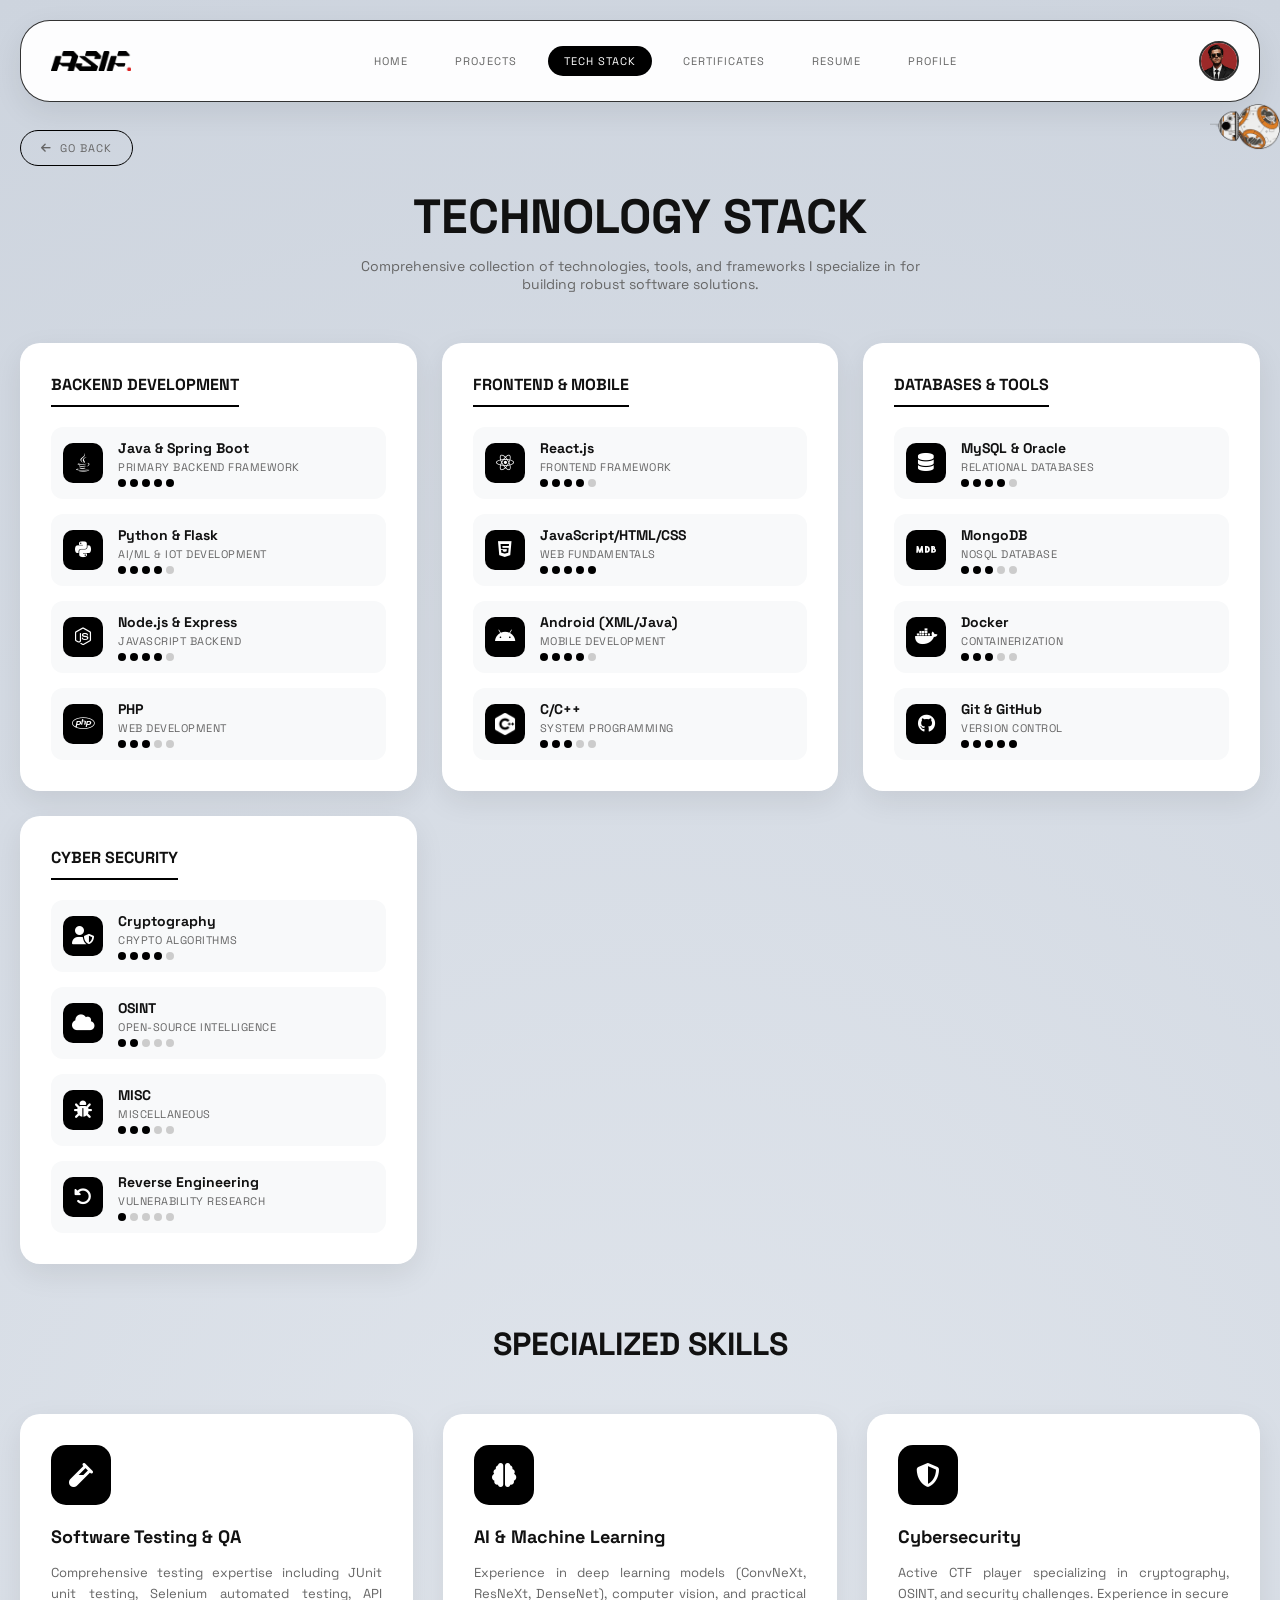
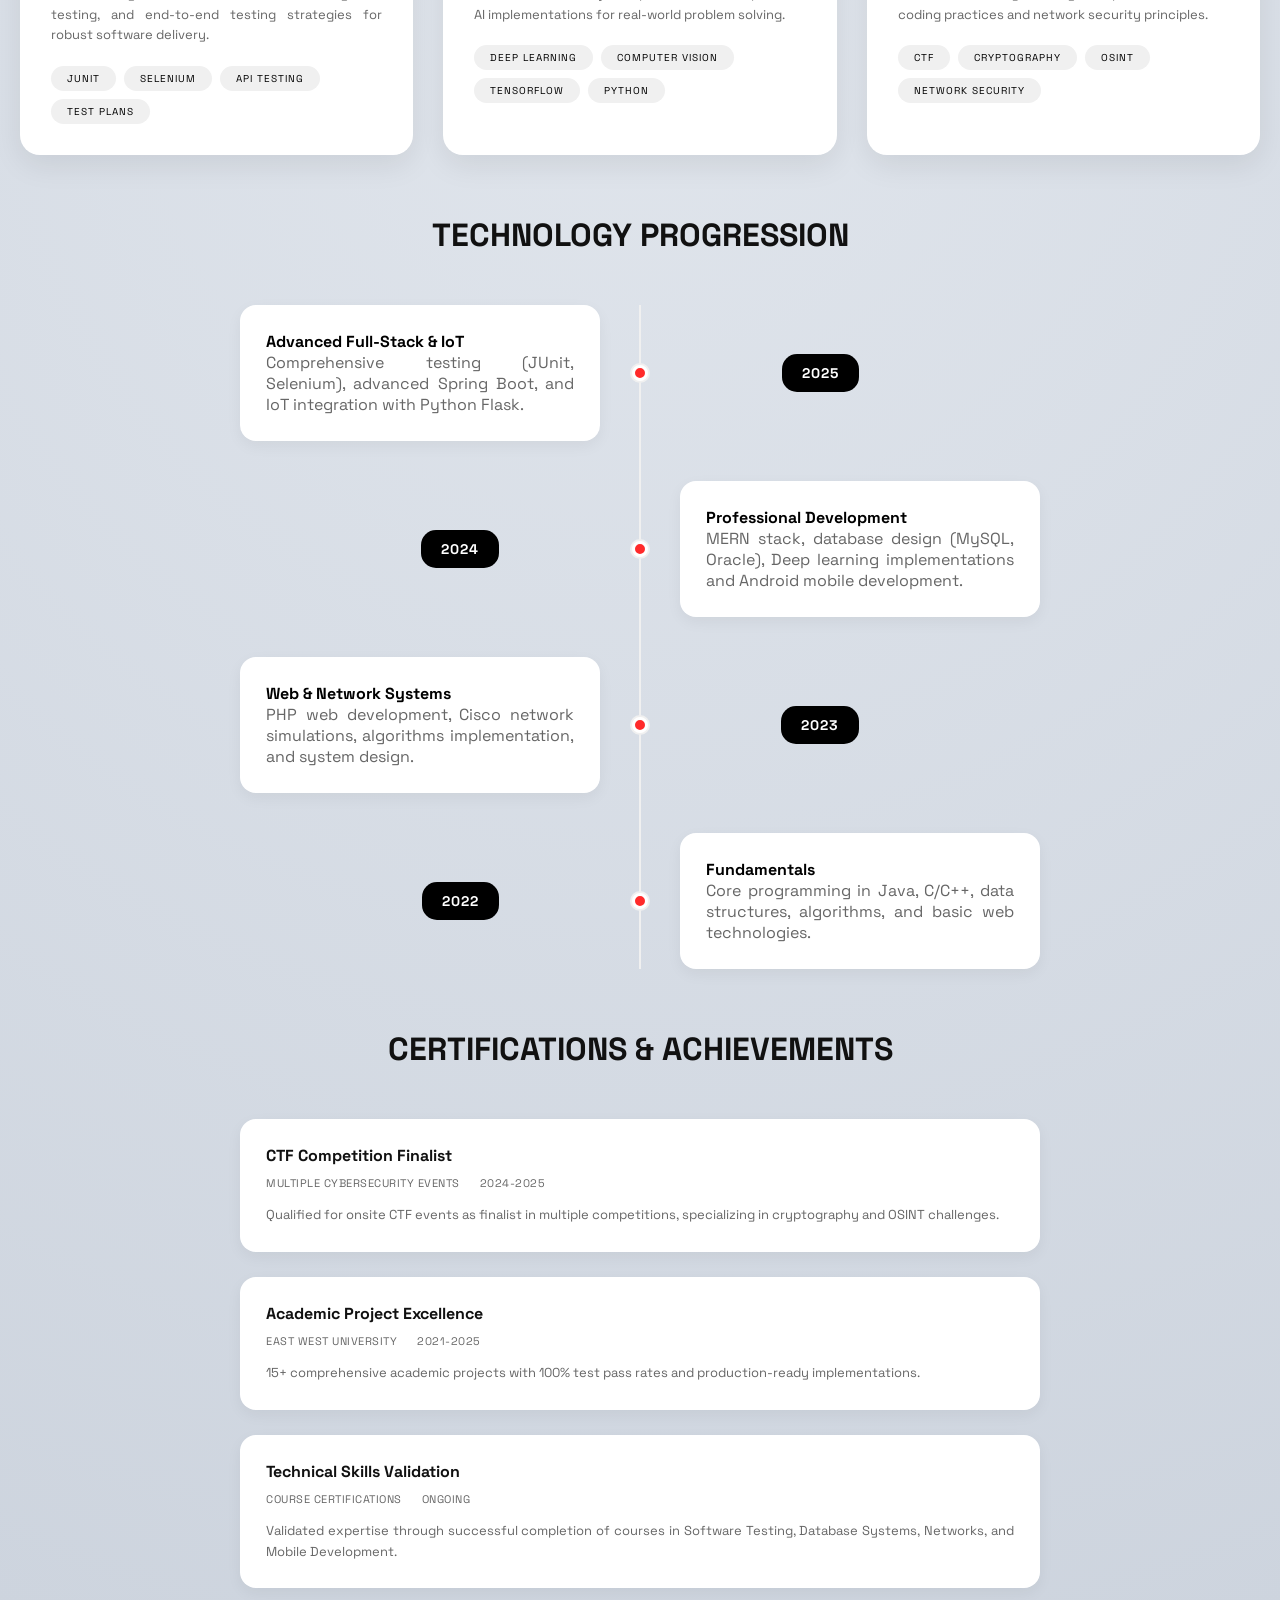
<file: tech.html>
<!DOCTYPE html>
<html lang="en">

<head>
    <!-- Basic Meta Tags -->
    <meta charset="UTF-8">
    <meta name="viewport" content="width=device-width, initial-scale=1.0">
    <meta http-equiv="X-UA-Compatible" content="IE=edge">

    <!-- Primary Meta Tags -->
    <title>Tech Stack - Md. Asifuzzaman | Skills & Technologies</title>
    <meta name="title" content="Tech Stack - Md. Asifuzzaman | Skills & Technologies">
    <meta name="description"
        content="Complete technology stack of Md. Asifuzzaman including Java Spring Boot, Python AI/ML, Android Development, Cybersecurity, Software Testing, and more. View backend, frontend, and specialized skills.">
    <meta name="keywords"
        content="Tech Stack, Programming Skills, Java Spring Boot, Python, AI ML, Android Development, Cybersecurity, Software Testing, Database, Docker, Git">
    <meta name="author" content="Md. Asifuzzaman">
    <meta name="robots" content="index, follow">

    <!-- Canonical URL -->
    <link rel="canonical" href="https://asifxasif.github.io/Portfolio/tech.html">

    <!-- Open Graph / Facebook -->
    <meta property="fb:app_id" content="966242223397117" />
    <meta property="og:type" content="website">
    <meta property="og:url" content="https://asifxasif.github.io/Portfolio/tech.html">
    <meta property="og:title" content="Tech Stack - Md. Asifuzzaman | Skills & Technologies">
    <meta property="og:description"
        content="Complete technology stack of Md. Asifuzzaman including backend, frontend, database, and cybersecurity skills.">
    <meta property="og:image" content="https://asifxasif.github.io/Portfolio/assets/og-image.webp">
    <meta property="og:image:width" content="1200">
    <meta property="og:image:height" content="630">
    <meta property="og:image:alt" content="Md. Asifuzzaman Technology Stack">
    <meta property="og:site_name" content="Md. Asifuzzaman Portfolio">

    <!-- Twitter -->
    <meta name="twitter:card" content="summary_large_image">
    <meta name="twitter:url" content="https://asifxasif.github.io/Portfolio/tech.html">
    <meta name="twitter:title" content="Tech Stack - Md. Asifuzzaman | Skills & Technologies">
    <meta name="twitter:description"
        content="Complete technology stack of Md. Asifuzzaman including backend, frontend, database, and cybersecurity skills.">
    <meta name="twitter:image" content="https://asifxasif.github.io/Portfolio/assets/og-image.webp">

    <!-- Theme Color -->
    <meta name="theme-color" content="#ff2a2a">

    <!-- Icons & Favicon -->
    <link rel="icon" type="image/x-icon" href="/Portfolio/assets/favicon.ico">
    <link rel="apple-touch-icon" href="/Portfolio/assets/apple-touch-icon.png">

    <!-- Preconnect -->
    <link rel="preconnect" href="https://fonts.googleapis.com">
    <link rel="preconnect" href="https://fonts.gstatic.com" crossorigin>
    <link rel="preconnect" href="https://cdnjs.cloudflare.com">

    <!-- Stylesheets -->
    <link rel="stylesheet"
        href="https://fonts.googleapis.com/css2?family=Space+Grotesk:wght@300;400;500;700&display=swap" media="print"
        onload="this.media='all'">
    <link rel="stylesheet" href="https://cdnjs.cloudflare.com/ajax/libs/font-awesome/6.4.0/css/all.min.css"
        media="print" onload="this.media='all'">
    <link rel="stylesheet" href="style.css">

    <noscript>
        <link rel="stylesheet"
            href="https://fonts.googleapis.com/css2?family=Space+Grotesk:wght@300;400;500;700&display=swap">
        <link rel="stylesheet" href="https://cdnjs.cloudflare.com/ajax/libs/font-awesome/6.4.0/css/all.min.css">
    </noscript>

    <!-- JSON-LD Structured Data -->
    <script type="application/ld+json">
    {
        "@context": "https://schema.org",
        "@type": "Person",
        "name": "Md. Asifuzzaman",
        "knowsAbout": [
            {
                "@type": "ComputerLanguage",
                "name": "Java",
                "description": "Spring Boot, JUnit"
            },
            {
                "@type": "ComputerLanguage",
                "name": "Python",
                "description": "AI/ML, Flask, TensorFlow"
            },
            {
                "@type": "ComputerLanguage",
                "name": "JavaScript",
                "description": "React, Node.js"
            },
            {
                "@type": "ComputerLanguage",
                "name": "SQL",
                "description": "MySQL, Oracle, Database Design"
            },
            {
                "@type": "ComputerLanguage",
                "name": "Android",
                "description": "Java, XML, Firebase"
            }
        ],
        "skills": "Software Testing, Cybersecurity, Docker, Git, REST APIs"
    }
    </script>
</head>

<body>
    <div class="main-container">
        <a href="javascript:history.back()" class="back-btn">
            <i class="fa-solid fa-arrow-left"></i> Go Back
        </a>

        <div class="page-header">
            <h1>TECHNOLOGY STACK</h1>
            <p>Comprehensive collection of technologies, tools, and frameworks I specialize in for building robust
                software solutions.</p>
        </div>

        <div class="tech-grid">
            <div class="tech-category">
                <h3>BACKEND DEVELOPMENT</h3>
                <div class="tech-list">
                    <div class="tech-item">
                        <div class="tech-icon"><i class="fa-brands fa-java"></i></div>
                        <div class="tech-info">
                            <h4>Java & Spring Boot</h4>
                            <p>Primary Backend Framework</p>
                            <div class="skill-meter">
                                <div class="meter-dots">
                                    <div class="meter-dot filled"></div>
                                    <div class="meter-dot filled"></div>
                                    <div class="meter-dot filled"></div>
                                    <div class="meter-dot filled"></div>
                                    <div class="meter-dot filled"></div>
                                </div>
                            </div>
                        </div>
                    </div>
                    <div class="tech-item">
                        <div class="tech-icon"><i class="fa-brands fa-python"></i></div>
                        <div class="tech-info">
                            <h4>Python & Flask</h4>
                            <p>AI/ML & IoT Development</p>
                            <div class="skill-meter">
                                <div class="meter-dots">
                                    <div class="meter-dot filled"></div>
                                    <div class="meter-dot filled"></div>
                                    <div class="meter-dot filled"></div>
                                    <div class="meter-dot filled"></div>
                                    <div class="meter-dot"></div>
                                </div>
                            </div>
                        </div>
                    </div>
                    <div class="tech-item">
                        <div class="tech-icon"><i class="fa-brands fa-node-js"></i></div>
                        <div class="tech-info">
                            <h4>Node.js & Express</h4>
                            <p>JavaScript Backend</p>
                            <div class="skill-meter">
                                <div class="meter-dots">
                                    <div class="meter-dot filled"></div>
                                    <div class="meter-dot filled"></div>
                                    <div class="meter-dot filled"></div>
                                    <div class="meter-dot filled"></div>
                                    <div class="meter-dot"></div>
                                </div>
                            </div>
                        </div>
                    </div>
                    <div class="tech-item">
                        <div class="tech-icon"><i class="fa-brands fa-php"></i></div>
                        <div class="tech-info">
                            <h4>PHP</h4>
                            <p>Web Development</p>
                            <div class="skill-meter">
                                <div class="meter-dots">
                                    <div class="meter-dot filled"></div>
                                    <div class="meter-dot filled"></div>
                                    <div class="meter-dot filled"></div>
                                    <div class="meter-dot"></div>
                                    <div class="meter-dot"></div>
                                </div>
                            </div>
                        </div>
                    </div>
                </div>
            </div>

            <div class="tech-category">
                <h3>FRONTEND & MOBILE</h3>
                <div class="tech-list">
                    <div class="tech-item">
                        <div class="tech-icon"><i class="fa-brands fa-react"></i></div>
                        <div class="tech-info">
                            <h4>React.js</h4>
                            <p>Frontend Framework</p>
                            <div class="skill-meter">
                                <div class="meter-dots">
                                    <div class="meter-dot filled"></div>
                                    <div class="meter-dot filled"></div>
                                    <div class="meter-dot filled"></div>
                                    <div class="meter-dot filled"></div>
                                    <div class="meter-dot"></div>
                                </div>
                            </div>
                        </div>
                    </div>
                    <div class="tech-item">
                        <div class="tech-icon"><i class="fa-brands fa-html5"></i></div>
                        <div class="tech-info">
                            <h4>JavaScript/HTML/CSS</h4>
                            <p>Web Fundamentals</p>
                            <div class="skill-meter">
                                <div class="meter-dots">
                                    <div class="meter-dot filled"></div>
                                    <div class="meter-dot filled"></div>
                                    <div class="meter-dot filled"></div>
                                    <div class="meter-dot filled"></div>
                                    <div class="meter-dot filled"></div>
                                </div>
                            </div>
                        </div>
                    </div>
                    <div class="tech-item">
                        <div class="tech-icon"><i class="fa-brands fa-android"></i></div>
                        <div class="tech-info">
                            <h4>Android (XML/Java)</h4>
                            <p>Mobile Development</p>
                            <div class="skill-meter">
                                <div class="meter-dots">
                                    <div class="meter-dot filled"></div>
                                    <div class="meter-dot filled"></div>
                                    <div class="meter-dot filled"></div>
                                    <div class="meter-dot filled"></div>
                                    <div class="meter-dot"></div>
                                </div>
                            </div>
                        </div>
                    </div>
                    <div class="tech-item">
                        <div class="tech-icon">
                            <img src="./assets/c-programming.webp" alt="C/C++" style="width: 24px; height: 24px;">
                        </div>
                        <div class="tech-info">
                            <h4>C/C++</h4>
                            <p>System Programming</p>
                            <div class="skill-meter">
                                <div class="meter-dots">
                                    <div class="meter-dot filled"></div>
                                    <div class="meter-dot filled"></div>
                                    <div class="meter-dot filled"></div>
                                    <div class="meter-dot"></div>
                                    <div class="meter-dot"></div>
                                </div>
                            </div>
                        </div>
                    </div>
                </div>
            </div>

            <div class="tech-category">
                <h3>DATABASES & TOOLS</h3>
                <div class="tech-list">
                    <div class="tech-item">
                        <div class="tech-icon"><i class="fa-solid fa-database"></i></div>
                        <div class="tech-info">
                            <h4>MySQL & Oracle</h4>
                            <p>Relational Databases</p>
                            <div class="skill-meter">
                                <div class="meter-dots">
                                    <div class="meter-dot filled"></div>
                                    <div class="meter-dot filled"></div>
                                    <div class="meter-dot filled"></div>
                                    <div class="meter-dot filled"></div>
                                    <div class="meter-dot"></div>
                                </div>
                            </div>
                        </div>
                    </div>
                    <div class="tech-item">
                        <div class="tech-icon"><i class="fa-brands fa-mdb"></i></div>
                        <div class="tech-info">
                            <h4>MongoDB</h4>
                            <p>NoSQL Database</p>
                            <div class="skill-meter">
                                <div class="meter-dots">
                                    <div class="meter-dot filled"></div>
                                    <div class="meter-dot filled"></div>
                                    <div class="meter-dot filled"></div>
                                    <div class="meter-dot"></div>
                                    <div class="meter-dot"></div>
                                </div>
                            </div>
                        </div>
                    </div>
                    <div class="tech-item">
                        <div class="tech-icon"><i class="fa-brands fa-docker"></i></div>
                        <div class="tech-info">
                            <h4>Docker</h4>
                            <p>Containerization</p>
                            <div class="skill-meter">
                                <div class="meter-dots">
                                    <div class="meter-dot filled"></div>
                                    <div class="meter-dot filled"></div>
                                    <div class="meter-dot filled"></div>
                                    <div class="meter-dot"></div>
                                    <div class="meter-dot"></div>
                                </div>
                            </div>
                        </div>
                    </div>
                    <div class="tech-item">
                        <div class="tech-icon"><i class="fa-brands fa-github"></i></div>
                        <div class="tech-info">
                            <h4>Git & GitHub</h4>
                            <p>Version Control</p>
                            <div class="skill-meter">
                                <div class="meter-dots">
                                    <div class="meter-dot filled"></div>
                                    <div class="meter-dot filled"></div>
                                    <div class="meter-dot filled"></div>
                                    <div class="meter-dot filled"></div>
                                    <div class="meter-dot filled"></div>
                                </div>
                            </div>
                        </div>
                    </div>
                </div>
            </div>

            <div class="tech-category">
                <h3>CYBER SECURITY</h3>
                <div class="tech-list">
                    <div class="tech-item">
                        <div class="tech-icon"><i class="fa-solid fa-user-shield"></i></div>
                        <div class="tech-info">
                            <h4>Cryptography</h4>
                            <p>Crypto Algorithms</p>
                            <div class="skill-meter">
                                <div class="meter-dots">
                                    <div class="meter-dot filled"></div>
                                    <div class="meter-dot filled"></div>
                                    <div class="meter-dot filled"></div>
                                    <div class="meter-dot filled"></div>
                                    <div class="meter-dot"></div>
                                </div>
                            </div>
                        </div>
                    </div>
                    <div class="tech-item">
                        <div class="tech-icon"><i class="fa-solid fa-cloud"></i></div>
                        <div class="tech-info">
                            <h4>OSINT</h4>
                            <p>Open-Source Intelligence</p>
                            <div class="skill-meter">
                                <div class="meter-dots">
                                    <div class="meter-dot filled"></div>
                                    <div class="meter-dot filled"></div>
                                    <div class="meter-dot"></div>
                                    <div class="meter-dot"></div>
                                    <div class="meter-dot"></div>
                                </div>
                            </div>
                        </div>
                    </div>
                    <div class="tech-item">
                        <div class="tech-icon"><i class="fa-solid fa-bug"></i></div>
                        <div class="tech-info">
                            <h4>MISC</h4>
                            <p>Miscellaneous</p>
                            <div class="skill-meter">
                                <div class="meter-dots">
                                    <div class="meter-dot filled"></div>
                                    <div class="meter-dot filled"></div>
                                    <div class="meter-dot filled"></div>
                                    <div class="meter-dot"></div>
                                    <div class="meter-dot"></div>
                                </div>
                            </div>
                        </div>
                    </div>
                    <div class="tech-item">
                        <div class="tech-icon"><i class="fa-solid fa-rotate-left"></i></div>
                        <div class="tech-info">
                            <h4>Reverse Engineering</h4>
                            <p>Vulnerability Research</p>
                            <div class="skill-meter">
                                <div class="meter-dots">
                                    <div class="meter-dot filled"></div>
                                    <div class="meter-dot"></div>
                                    <div class="meter-dot"></div>
                                    <div class="meter-dot"></div>
                                    <div class="meter-dot"></div>
                                </div>
                            </div>
                        </div>
                    </div>
                </div>
            </div>
        </div>

        <div class="page-header">
            <h2>SPECIALIZED SKILLS</h2>
        </div>

        <div class="research-grid">
            <div class="research-card">
                <div class="research-icon">
                    <i class="fa-solid fa-vial"></i>
                </div>
                <h3>Software Testing & QA</h3>
                <p>Comprehensive testing expertise including JUnit unit testing, Selenium automated testing, API
                    testing, and end-to-end testing strategies for robust software delivery.</p>
                <div class="research-tags">
                    <span class="tech-tag">JUnit</span>
                    <span class="tech-tag">Selenium</span>
                    <span class="tech-tag">API Testing</span>
                    <span class="tech-tag">Test Plans</span>
                </div>
            </div>

            <div class="research-card">
                <div class="research-icon">
                    <i class="fa-solid fa-brain"></i>
                </div>
                <h3>AI & Machine Learning</h3>
                <p>Experience in deep learning models (ConvNeXt, ResNeXt, DenseNet), computer vision, and practical AI
                    implementations for real-world problem solving.</p>
                <div class="research-tags">
                    <span class="tech-tag">Deep Learning</span>
                    <span class="tech-tag">Computer Vision</span>
                    <span class="tech-tag">TensorFlow</span>
                    <span class="tech-tag">Python</span>
                </div>
            </div>

            <div class="research-card">
                <div class="research-icon">
                    <i class="fa-solid fa-shield-halved"></i>
                </div>
                <h3>Cybersecurity</h3>
                <p>Active CTF player specializing in cryptography, OSINT, and security challenges. Experience in secure
                    coding practices and network security principles.</p>
                <div class="research-tags">
                    <span class="tech-tag">CTF</span>
                    <span class="tech-tag">Cryptography</span>
                    <span class="tech-tag">OSINT</span>
                    <span class="tech-tag">Network Security</span>
                </div>
            </div>
        </div>

        <div class="page-header">
            <h2>TECHNOLOGY PROGRESSION</h2>
        </div>

        <div class="timeline-container">
            <div class="timeline-item">
                <div class="timeline-year">2025</div>
                <div class="timeline-content">
                    <h4>Advanced Full-Stack & IoT</h4>
                    <p>Comprehensive testing (JUnit, Selenium), advanced Spring Boot, and IoT integration with Python
                        Flask.</p>
                </div>
                <div class="timeline-dot"></div>
            </div>
            <div class="timeline-item">
                <div class="timeline-year">2024</div>
                <div class="timeline-content">
                    <h4>Professional Development</h4>
                    <p>MERN stack, database design (MySQL, Oracle), Deep learning implementations and Android mobile
                        development.</p>
                </div>
                <div class="timeline-dot"></div>
            </div>
            <div class="timeline-item">
                <div class="timeline-year">2023</div>
                <div class="timeline-content">
                    <h4>Web & Network Systems</h4>
                    <p>PHP web development, Cisco network simulations, algorithms implementation, and system design.</p>
                </div>
                <div class="timeline-dot"></div>
            </div>
            <div class="timeline-item">
                <div class="timeline-year">2022</div>
                <div class="timeline-content">
                    <h4>Fundamentals</h4>
                    <p>Core programming in Java, C/C++, data structures, algorithms, and basic web technologies.</p>
                </div>
                <div class="timeline-dot"></div>
            </div>
        </div>

        <div class="page-header">
            <h2>CERTIFICATIONS & ACHIEVEMENTS</h2>
        </div>

        <div class="pub-list">
            <div class="pub-item">
                <h3>CTF Competition Finalist</h3>
                <div class="pub-meta">
                    <span>Multiple Cybersecurity Events</span>
                    <span>2024-2025</span>
                </div>
                <p>Qualified for onsite CTF events as finalist in multiple competitions, specializing in cryptography
                    and OSINT challenges.</p>
            </div>

            <div class="pub-item">
                <h3>Academic Project Excellence</h3>
                <div class="pub-meta">
                    <span>East West University</span>
                    <span>2021-2025</span>
                </div>
                <p>15+ comprehensive academic projects with 100% test pass rates and production-ready implementations.
                </p>
            </div>

            <div class="pub-item">
                <h3>Technical Skills Validation</h3>
                <div class="pub-meta">
                    <span>Course Certifications</span>
                    <span>Ongoing</span>
                </div>
                <p>Validated expertise through successful completion of courses in Software Testing, Database Systems,
                    Networks, and Mobile Development.</p>
            </div>
        </div>

        <!-- Scroll Animation Indicator -->
        <div id="scrollAnimation" class="scroll-animation">
            <img id="scrollAnimationImg" alt="Scroll Animation">
        </div>
    </div>

    <!-- Back to Top Button -->
    <button id="backToTop" class="back-to-top" aria-label="Back to top">
        <i class="fa-solid fa-arrow-up"></i>
    </button>

    <script src="script.js"></script>
</body>

</html>
</file>
<file: style.css>
/* ==================== GLOBAL STYLES ==================== */
:root {
    --bg-color: #e0e5ec;
    --accent-red: #ff2a2a;
    --text-primary: #111111;
    --text-secondary: #666666;
    --font-main: 'Space Grotesk', sans-serif;
}

@font-face {
    font-style: normal;
    font-display: swap;
    font-weight: normal;
    font-family: 'Create Future';
    src: url('./assets/fonts/Create_Future.otf') format('opentype');
}

* {
    margin: 0;
    padding: 0;
    box-sizing: border-box;
}

html {
    scroll-padding-top: 100px;
}

body {
    padding: 20px;
    min-height: 100vh;
    position: relative;
    overflow-x: hidden;
    font-family: var(--font-main);
    background-color: var(--bg-color);
    background: radial-gradient(circle at center, #e0e5ec 0%, #cdd4de 100%);
}

.main-container {
    z-index: 1;
    margin: 0 auto;
    max-width: 1400px;
    position: relative;
    padding-top: 100px;
}

/* ==================== CHAT BUBBLE ==================== */
.chat-bubble {
    z-index: 1002;
    color: black;
    position: fixed;
    font-size: 12px;
    font-weight: 500;
    padding: 8px 16px;
    border-radius: 20px;
    white-space: nowrap;
    background: white;
    pointer-events: none;
    font-family: var(--font-main);
    border: 1px solid var(--accent-red);
    animation: bubbleFade 2s ease-out forwards;
    box-shadow: 0 5px 15px rgba(0, 0, 0, 0.2);
}

.chat-bubble::before {
    left: 50%;
    content: '';
    bottom: -8px;
    position: absolute;
    border-style: solid;
    transform: translateX(-50%);
    border-width: 8px 8px 0 8px;
    border-color: white transparent transparent transparent;
}

.chat-bubble::after {
    left: 50%;
    content: '';
    z-index: -1;
    bottom: -9px;
    position: absolute;
    border-style: solid;
    transform: translateX(-50%);
    border-width: 9px 9px 0 9px;
    border-color: #ff9800 transparent transparent transparent;
}

@keyframes bubbleFade {
    0% {
        opacity: 0;
        transform: translateY(10px);
    }

    15% {
        opacity: 1;
        transform: translateY(0);
    }

    85% {
        opacity: 1;
        transform: translateY(0);
    }

    100% {
        opacity: 0;
        display: none;
        transform: translateY(-10px);
    }
}

/* ==================== GAMES PAGE STYLES ==================== */
.games-container {
    gap: 30px;
    display: grid;
    margin: 0 auto;
    margin-bottom: 0;
    max-width: 1200px;
    grid-template-columns: repeat(auto-fill, minmax(350px, 1fr));
}

.game-card {
    height: 100%;
    opacity: 1;
    display: flex;
    overflow: hidden;
    background: white;
    border-radius: 20px;
    flex-direction: column;
    transform: translateY(0);
    border: 1px solid rgba(255, 255, 255, 0.9);
    box-shadow: 0 10px 30px rgba(0, 0, 0, 0.08);
    transition: opacity 0.3s ease, transform 0.3s ease, box-shadow 0.3s ease;
}

.game-card:hover {
    transform: translateY(-10px);
    box-shadow: 0 20px 40px rgba(0, 0, 0, 0.12);
}

.game-card.coming-soon {
    opacity: 0.85;
}

.game-card.coming-soon:hover {
    opacity: 1;
}

.game-card-image {
    height: 200px;
    display: flex;
    overflow: hidden;
    position: relative;
    align-items: center;
    justify-content: center;
    border-bottom: 2px solid #f0f0f0;
    background: linear-gradient(135deg, #1a1a2e 0%, #16213e 100%);
}

.game-card-image img {
    width: 100%;
    height: 100%;
    object-fit: cover;
    transition: transform 0.5s cubic-bezier(0.4, 0, 0.2, 1);
}

.game-card:hover .game-card-image img {
    transform: scale(1.08);
}

.game-card-image .game-placeholder {
    width: 100%;
    height: 100%;
    display: flex;
    align-items: center;
    justify-content: center;
    background: linear-gradient(135deg, #1a1a2e 0%, #16213e 100%);
}

.game-card-image .game-placeholder i {
    font-size: 80px;
    color: rgba(255, 255, 255, 0.6);
    transition: all 0.3s cubic-bezier(0.4, 0, 0.2, 1);
}

.game-card:hover .game-card-image .game-placeholder i {
    transform: scale(1.15);
    color: rgba(255, 255, 255, 0.95);
}

.game-card-image .game-icon-img {
    width: 140px;
    height: 140px;
    object-fit: contain;
    transition: transform 0.3s cubic-bezier(0.4, 0, 0.2, 1);
}

.game-card:hover .game-card-image .game-icon-img {
    transform: scale(1.12);
}

.game-card-image .game-icon-img.white-icon {
    filter: brightness(0) invert(1);
}

.game-card-image .game-icon-img.colored-icon {
    filter: none;
}

.game-status-badge {
    top: 15px;
    z-index: 3;
    right: 15px;
    font-size: 9px;
    font-weight: 700;
    padding: 8px 16px;
    position: absolute;
    border-radius: 25px;
    letter-spacing: 1.2px;
    text-transform: uppercase;
    transition: all 0.3s ease;
    box-shadow: 0 4px 12px rgba(0, 0, 0, 0.2);
}

.game-status-badge.available {
    color: white;
    background: #00a86b;
}

.game-status-badge.available:hover {
    transform: translateY(-2px);
    box-shadow: 0 6px 16px rgba(0, 168, 107, 0.4);
}

.game-status-badge.coming-soon {
    color: white;
    background: #ff9800;
}

.game-status-badge.coming-soon:hover {
    transform: translateY(-2px);
    box-shadow: 0 6px 16px rgba(255, 152, 0, 0.4);
}

.game-card-content {
    flex: 1;
    gap: 10px;
    padding: 22px;
    display: flex;
    flex-direction: column;
}

.game-card-content h3 {
    font-size: 19px;
    font-weight: 700;
    line-height: 1.3;
    margin-bottom: 4px;
    color: var(--text-primary);
    transition: color 0.3s ease;
}

.game-card:hover .game-card-content h3 {
    color: var(--accent-red);
}

.game-card-content p {
    font-size: 12px;
    line-height: 1.5;
    margin-bottom: 6px;
    text-align: justify;
    color: var(--text-secondary);
}

.game-features {
    margin-bottom: 12px;
}

.game-features strong {
    display: block;
    font-size: 12px;
    margin-bottom: 6px;
    color: var(--text-primary);
}

.game-features-list {
    padding: 0;
    list-style: none;
    margin: 8px 0 0 0;
}

.game-features-list li {
    font-size: 11px;
    margin-bottom: 4px;
    padding-left: 12px;
    position: relative;
    color: var(--text-secondary);
}

.game-features-list li:before {
    left: 0;
    content: "•";
    font-weight: bold;
    position: absolute;
    color: var(--accent-red);
}

.game-tags {
    gap: 8px;
    display: flex;
    flex-wrap: wrap;
    margin-top: auto;
    padding-top: 15px;
    border-top: 1px solid #f0f0f0;
}

/* ==================== UNIFIED TAG STYLES ==================== */
.tech-tag,
.game-tag {
    font-size: 10px;
    font-weight: 400;
    padding: 6px 12px;
    border-radius: 20px;
    letter-spacing: 0.5px;
    text-transform: uppercase;
    transition: all 0.3s ease;
}

.game-tag {
    background: transparent;
    color: var(--accent-red);
    border: 1px solid rgba(255, 42, 42, 0.3);
}

.game-tag:hover {
    color: white;
    background: var(--accent-red);
    border-color: var(--accent-red);
}

.tech-tag {
    color: black;
    padding: 6px 16px;
    letter-spacing: 1px;
    background: #f0f0f0;
}

.tech-tag:hover {
    color: white;
    background: black;
}

/* ==================== CUSTOM SCROLLBAR ==================== */
::-webkit-scrollbar {
    width: 5px;
    height: 5px;
}

::-webkit-scrollbar-track {
    border-radius: 10px;
    background: transparent;
}

::-webkit-scrollbar-thumb {
    border-radius: 10px;
    background: black;
}

::-webkit-scrollbar-thumb:hover {
    background: var(--accent-red);
}

body.games-page .scroll-animation {
    display: none !important;
}

/* ==================== NAVBAR STYLES ==================== */
.navbar {
    top: 20px;
    left: 50%;
    z-index: 1002;
    padding: 20px;
    display: flex;
    position: fixed;
    max-width: 1400px;
    margin-bottom: 30px;
    align-items: center;
    border-radius: 30px;
    width: calc(100% - 40px);
    transform: translateX(-50%);
    backdrop-filter: blur(10px);
    justify-content: space-between;
    -webkit-backdrop-filter: blur(10px);
    border: 1px solid rgba(0, 0, 0, 0.8);
    background: rgba(255, 255, 255, 0.95);
    box-shadow: 0 10px 30px rgba(0, 0, 0, 0.08);
}

.logo {
    display: flex;
    margin-left: 10px;
    align-items: center;
    text-decoration: none;
}

.logo img {
    height: 20px;
}

.hamburger-menu {
    gap: 4px;
    padding: 8px;
    z-index: 1002;
    display: none;
    cursor: pointer;
    flex-direction: column;
}

.hamburger-menu span {
    width: 25px;
    height: 2px;
    transition: 0.3s;
    background: black;
}

.hamburger-menu.active span:nth-child(1) {
    transform: rotate(45deg) translate(5px, 5px);
}

.hamburger-menu.active span:nth-child(2) {
    opacity: 0;
}

.hamburger-menu.active span:nth-child(3) {
    transform: rotate(-45deg) translate(4px, -4px);
}

.nav-links {
    flex: 1;
    gap: 15px;
    z-index: 1002;
    display: flex;
    flex-wrap: wrap;
    align-items: center;
    justify-content: center;
}

.nav-links a {
    font-size: 11px;
    padding: 8px 16px;
    letter-spacing: 1px;
    border-radius: 20px;
    white-space: nowrap;
    text-decoration: none;
    transition: all 0.3s ease;
    text-transform: uppercase;
    color: var(--text-secondary);
}

.nav-links a:hover {
    background: #dddddd;
    color: var(--text-primary);
    border: 1px solid #555555;
}

.nav-links a.active {
    color: white;
    background: black;
}

.profile-icon {
    width: 40px;
    height: 40px;
    flex-shrink: 0;
    overflow: hidden;
    border-radius: 50%;
    border: 2px solid #333;
    transition: all 0.3s ease;
}

.profile-icon:hover {
    transform: scale(1.05);
    border-color: var(--accent-red);
}

.profile-icon img {
    width: 100%;
    height: 100%;
    object-fit: cover;
}

/* ==================== BACK BUTTON ==================== */
.back-btn {
    gap: 8px;
    font-size: 11px;
    cursor: pointer;
    margin-top: 10px;
    padding: 10px 20px;
    border-radius: 20px;
    letter-spacing: 1px;
    margin-bottom: 20px;
    align-items: center;
    display: inline-flex;
    text-decoration: none;
    background: transparent;
    transition: all 0.3s ease;
    text-transform: uppercase;
    border: 1px solid #000000;
    color: var(--text-secondary);
}

.back-btn:hover {
    color: var(--text-primary);
    border-color: var(--text-primary);
}

/* ==================== PAGE HEADER ==================== */
.page-header {
    text-align: center;
    margin-bottom: 50px;
}

.page-header h1 {
    font-size: 3rem;
    font-weight: 700;
    margin-bottom: 10px;
    color: var(--text-primary);
}

.page-header h2 {
    font-size: 2rem;
    font-weight: 700;
    margin-bottom: 10px;
    color: var(--text-primary);
}

.page-header p {
    margin: 0 auto;
    font-size: 14px;
    max-width: 600px;
    color: var(--text-secondary);
}

/* ==================== SOCIAL LINKS ==================== */
.social-links {
    gap: 12px;
    display: flex;
    flex-wrap: wrap;
    margin-top: 20px;
}

.social-link {
    width: 40px;
    height: 40px;
    display: flex;
    font-size: 16px;
    border-radius: 50%;
    align-items: center;
    text-decoration: none;
    background: #f5f5f5;
    justify-content: center;
    transition: all 0.3s ease;
    border: 1px solid black;
    color: var(--text-primary);
}

.social-link:hover {
    color: white;
    background: black;
    transform: translateY(-3px);
}

/* ==================== ANIMATIONS ==================== */
@keyframes blink {

    0%,
    100% {
        opacity: 1;
    }

    50% {
        opacity: 0;
    }
}

.blink {
    animation: blink 1s infinite;
}

@keyframes spin {
    0% {
        transform: rotate(0deg);
    }

    100% {
        transform: rotate(360deg);
    }
}

@keyframes newsTicker {
    0% {
        transform: translateY(100%);
    }

    100% {
        transform: translateY(-100%);
    }
}

@keyframes pulse {
    0% {
        box-shadow: 0 0 0 0 rgba(255, 42, 42, 0.7);
    }

    70% {
        box-shadow: 0 0 0 10px rgba(255, 42, 42, 0);
    }

    100% {
        box-shadow: 0 0 0 0 rgba(255, 42, 42, 0);
    }
}

/* ==================== LIGHTBOX MODAL ==================== */
.lightbox-modal {
    top: 0;
    left: 0;
    width: 100%;
    height: 100%;
    display: none;
    z-index: 2000;
    position: fixed;
    overflow: hidden;
    isolation: isolate;
    background-color: rgba(0, 0, 0, 0.95);
}

.lightbox-content {
    width: 100%;
    height: 100%;
    display: flex;
    position: relative;
    align-items: center;
    justify-content: center;
}

.lightbox-close {
    top: 30px;
    right: 40px;
    z-index: 2001;
    font-size: 40px;
    cursor: pointer;
    color: #f1f1f1;
    font-weight: bold;
    position: absolute;
    transition: color 0.3s ease;
}

.lightbox-close:hover {
    color: var(--accent-red);
}

.lightbox-image-container {
    display: flex;
    max-width: 90%;
    max-height: 85%;
    align-items: center;
    flex-direction: column;
}

.lightbox-image-container img {
    max-width: 100%;
    max-height: 75vh;
    object-fit: contain;
    border-radius: 10px;
    box-shadow: 0 5px 30px rgba(0, 0, 0, 0.3);
}

.lightbox-caption {
    color: white;
    font-size: 14px;
    margin-top: 20px;
    text-align: center;
    padding: 10px 20px;
    border-radius: 30px;
    letter-spacing: 0.5px;
    background: rgba(255, 255, 255, 0.1);
}

.lightbox-nav {
    top: 50%;
    width: 60px;
    border: none;
    height: 60px;
    z-index: 2001;
    display: flex;
    color: white;
    font-size: 30px;
    cursor: pointer;
    position: absolute;
    border-radius: 50%;
    align-items: center;
    justify-content: center;
    transition: all 0.3s ease;
    border: 1px solid black;
    transform: translateY(-50%);
    background: rgba(255, 255, 255, 0.1);
}

.lightbox-nav:hover {
    color: white;
    border: 1px solid white;
    background: var(--accent-red);
}

.lightbox-nav.prev {
    left: 30px;
}

.lightbox-nav.next {
    right: 30px;
}

.lightbox-nav i {
    font-size: 30px;
}

.image-counter {
    left: 50%;
    bottom: 30px;
    z-index: 2001;
    color: white;
    font-size: 14px;
    padding: 8px 16px;
    position: absolute;
    border-radius: 20px;
    letter-spacing: 1px;
    transform: translateX(-50%);
    background: rgba(0, 0, 0, 0.6);
}

/* ==================== INDEX.HTML STYLES ==================== */
.hero-section {
    gap: 40px;
    display: grid;
    margin: 0 auto;
    align-items: stretch;
    justify-content: center;
    grid-template-columns: 1fr 1fr;
    min-height: calc(100vh - 180px);
}

.hero-content {
    width: 100%;
    height: 100%;
    padding: 30px;
    display: flex;
    border-radius: 30px;
    background: white;
    box-sizing: border-box;
    flex-direction: column;
    justify-content: center;
    border: 1px solid rgba(255, 255, 255, 0.9);
    box-shadow: 0 10px 30px rgba(0, 0, 0, 0.08);
}

.hero-image {
    height: 100%;
    min-height: 0;
    display: flex;
    overflow: hidden;
    position: relative;
    border-radius: 30px;
    background: black;
    align-items: stretch;
}

.hero-image img {
    width: 100%;
    height: 100%;
    object-fit: cover;
    filter: grayscale(100%);
    transition: filter 0.5s ease;
}

.hero-image:hover img {
    filter: grayscale(0%);
}

.hero-image:hover .vertical-code {
    color: black;
    transition: color 0.3s ease;
}

.title-section h1 {
    font-size: 3rem;
    font-weight: 700;
    line-height: 1.1;
    margin-bottom: 5px;
    color: var(--text-primary);
}

.title-section h2 {
    font-weight: 400;
    font-size: 1.5rem;
    letter-spacing: 2px;
    margin-bottom: 15px;
    text-transform: uppercase;
    color: var(--text-secondary);
}

.highlight {
    font-weight: 700;
    color: var(--accent-red);
}

.hero-content p {
    font-size: 14px;
    line-height: 1.5;
    text-align: justify;
    margin-bottom: 15px;
    color: var(--text-secondary);
}

.quick-stats {
    gap: 10px;
    width: 100%;
    display: grid;
    margin: 20px 0;
    grid-template-columns: repeat(2, 1fr);
}

.featured-tech {
    margin: 20px 0;
}

.tech-tags {
    gap: 8px;
    display: flex;
    flex-wrap: wrap;
    margin-top: 10px;
}

.cta-section {
    gap: 10px;
    display: flex;
    margin-top: 20px;
}

.cta-btn {
    font-size: 11px;
    font-weight: 700;
    padding: 10px 24px;
    border-radius: 25px;
    letter-spacing: 1px;
    text-decoration: none;
    background: transparent;
    text-transform: uppercase;
    transition: all 0.3s ease;
    color: var(--text-primary);
    border: 1.5px solid black;
}

.cta-btn:hover {
    color: white;
    background: black;
    transform: translateY(-3px);
}

.hud-elements {
    inset: 0;
    padding: 20px;
    position: absolute;
    pointer-events: none;
    color: rgba(255, 255, 255, 0.7);
}

.vertical-code {
    top: 35%;
    left: 20px;
    font-size: 9px;
    position: absolute;
    padding-left: 10px;
    letter-spacing: 2px;
    font-family: monospace;
    color: var(--accent-red);
    writing-mode: vertical-rl;
    transform: rotate(180deg);
    border-left: 1px solid rgba(255, 255, 255, 0.3);
}

.scrolling-numbers {
    top: 60%;
    left: 100px;
    width: 60px;
    opacity: 0.6;
    height: 180px;
    font-size: 8px;
    overflow: hidden;
    position: absolute;
    white-space: nowrap;
    font-family: monospace;
    writing-mode: vertical-rl;
    transform: rotate(180deg);
    mask-image: linear-gradient(to bottom, transparent 0%, black 15px, black calc(100% - 15px), transparent 100%);
}

.scrolling-numbers-track {
    display: block;
    animation: newsTicker 10s linear infinite;
}

.scrolling-numbers-track span {
    opacity: 0.8;
    padding: 2px 0;
    display: block;
    line-height: 1.2;
    margin-bottom: 15px;
}

.circle-graphic {
    top: 25%;
    gap: 3px;
    right: 50px;
    display: flex;
    font-size: 9px;
    position: absolute;
    align-items: center;
    flex-direction: column;
    font-family: monospace;
}

.status-dot {
    width: 5px;
    height: 5px;
    margin-top: 5px;
    border-radius: 50%;
    background: var(--accent-red);
    animation: blink 0.8s infinite;
}

.red-box-label {
    right: 25%;
    bottom: 40px;
    display: flex;
    cursor: pointer;
    padding: 10px 20px;
    position: absolute;
    pointer-events: auto;
    font-family: monospace;
    flex-direction: column;
    color: var(--accent-red);
    transition: all 0.3s ease;
    backdrop-filter: blur(5px);
    background: rgba(0, 0, 0, 0.5);
    border: 1px solid var(--accent-red);
}

.red-box-label:hover {
    transform: translateY(-2px);
    background: rgba(0, 0, 0, 0.7);
}

.red-box-label small {
    opacity: 0.8;
    font-size: 8px;
    letter-spacing: 1px;
}

.project-category {
    color: white;
    font-size: 9px;
    padding: 6px 15px;
    letter-spacing: 1px;
    margin-bottom: 15px;
    border-radius: 15px;
    background: black;
    display: inline-block;
    text-transform: uppercase;
}

/* ==================== PROJECTS.HTML STYLES ==================== */
.projects-container {
    gap: 30px;
    display: grid;
    position: relative;
    transition: min-height 0.3s ease;
    grid-template-columns: repeat(auto-fill, minmax(350px, 1fr));
}

.project-card-detailed {
    opacity: 1;
    height: 100%;
    display: flex;
    overflow: hidden;
    background: white;
    border-radius: 20px;
    flex-direction: column;
    transform: translateY(0);
    border: 1px solid rgba(255, 255, 255, 0.9);
    box-shadow: 0 10px 30px rgba(0, 0, 0, 0.08);
    transition: opacity 0.3s ease, transform 0.3s ease, box-shadow 0.3s ease;
}

.project-card-detailed:hover {
    transform: translateY(-10px);
    box-shadow: 0 20px 40px rgba(0, 0, 0, 0.12);
}

.project-card-detailed.hidden {
    display: none !important;
}

.project-header {
    padding: 25px;
    border-bottom: 2px solid #f0f0f0;
}

.project-header h3 {
    font-size: 20px;
    font-weight: 700;
    margin-bottom: 10px;
    color: var(--text-primary);
}

.project-meta {
    gap: 15px;
    display: flex;
    flex-wrap: wrap;
    font-size: 11px;
    letter-spacing: 0.5px;
    text-transform: uppercase;
    color: var(--text-secondary);
}

.project-content {
    flex: 1;
    padding: 25px;
    display: flex;
    flex-direction: column;
}

.project-description {
    font-size: 13px;
    line-height: 1.6;
    margin-bottom: 20px;
    text-align: justify;
    color: var(--text-secondary);
}

.tech-stack {
    gap: 8px;
    display: flex;
    flex-wrap: wrap;
    margin-bottom: 20px;
}

.project-features {
    margin-bottom: 20px;
}

.features-title {
    font-size: 12px;
    font-weight: 700;
    margin-bottom: 10px;
    letter-spacing: 0.5px;
    text-transform: uppercase;
    color: var(--text-primary);
}

.features-list {
    list-style: none;
}

.features-list li {
    font-size: 12px;
    line-height: 1.5;
    position: relative;
    padding-left: 20px;
    margin-bottom: 8px;
    color: var(--text-secondary);
}

.features-list li:before {
    left: 0;
    content: "→";
    position: absolute;
    color: var(--accent-red);
}

.project-links {
    gap: 10px;
    display: flex;
    margin-top: auto;
}

.project-link {
    flex: 1;
    padding: 10px;
    font-size: 10px;
    text-align: center;
    border-radius: 12px;
    letter-spacing: 1px;
    text-decoration: none;
    text-transform: uppercase;
    transition: all 0.3s ease;
}

.project-link.primary {
    color: white;
    background: black;
}

.project-link.primary:hover {
    transform: translateY(-2px);
    background: var(--accent-red);
}

.project-link.secondary {
    background: transparent;
    border: 1px solid #ddd;
    color: var(--text-primary);
}

.project-link.secondary:hover {
    border-color: black;
    transform: translateY(-2px);
}

.project-stats {
    display: flex;
    font-size: 10px;
    margin-top: auto;
    padding: 15px 25px;
    letter-spacing: 0.5px;
    background: #f8f9fa;
    text-transform: uppercase;
    color: var(--text-secondary);
    justify-content: space-between;
    border-top: 1px solid #f0f0f0;
}

.project-stat {
    flex: 1;
    text-align: center;
}

.project-stat .number {
    display: block;
    font-size: 14px;
    font-weight: 700;
    margin-bottom: 3px;
    color: var(--text-primary);
}

.filter-section {
    display: flex;
    align-items: center;
    margin-bottom: 30px;
    flex-direction: column;
}

.category-filters {
    gap: 10px;
    width: 100%;
    display: flex;
    padding: 10px 0;
    flex-wrap: wrap;
    overflow-x: auto;
    margin-bottom: 20px;
    justify-content: center;
}

.category-filter {
    font-size: 10px;
    cursor: pointer;
    font-weight: 700;
    padding: 8px 20px;
    border-radius: 20px;
    white-space: nowrap;
    letter-spacing: 0.5px;
    background: transparent;
    text-transform: uppercase;
    transition: all 0.3s ease;
    color: var(--text-primary);
    border: 1.5px solid black;
}

.category-filter:hover,
.category-filter.active {
    background: black;
    color: white;
}

.no-projects-message {
    padding: 50px;
    font-size: 14px;
    text-align: center;
    letter-spacing: 1px;
    border-radius: 20px;
    grid-column: 1 / -1;
    background: white;
    text-transform: uppercase;
    color: var(--text-secondary);
    box-shadow: 0 10px 30px rgba(0, 0, 0, 0.08);
}

/* ==================== PROJECT COUNT BADGE ==================== */
.project-count-badge {
    font-size: 14px;
    font-weight: 500;
    text-align: center;
    padding: 12px 20px;
    background: white;
    border-radius: 50px;
    display: inline-block;
    transition: all 0.3s ease;
    color: var(--text-secondary);
    border: 1px solid rgba(0, 0, 0, 0.1);
    box-shadow: 0 5px 15px rgba(0, 0, 0, 0.05);
}

.project-count-badge span {
    margin: 0 2px;
    font-weight: 700;
    color: var(--accent-red);
}

.project-count-badge.no-results {
    background: #fff3f3;
    color: var(--accent-red);
    border-color: var(--accent-red);
}

.project-count-badge.no-results span {
    font-size: 18px;
    margin-left: 5px;
}

/* ==================== PROJECT-DETAILS.HTML STYLES ==================== */
.performance-table-container {
    margin: 20px 0;
    overflow-x: auto;
}

.performance-table {
    width: 100%;
    font-size: 13px;
    overflow: hidden;
    border-radius: 16px;
    background: white;
    border-collapse: collapse;
    box-shadow: 0 2px 10px rgba(0, 0, 0, 0.05);
}

.performance-table thead tr {
    color: white;
    background: black;
}

.performance-table th,
.performance-table td {
    padding: 12px 15px;
    text-align: center;
    border-bottom: 1px solid #f0f0f0;
}

.performance-table th {
    font-size: 12px;
    font-weight: 700;
    letter-spacing: 0.5px;
    text-transform: uppercase;
}

.performance-table td {
    color: var(--text-secondary);
}

.performance-table tr:hover td {
    background: #f8f9fa;
}

.device-badge {
    font-size: 11px;
    font-weight: 700;
    padding: 4px 12px;
    border-radius: 20px;
    display: inline-block;
    letter-spacing: 0.5px;
}

.device-badge.high {
    color: white;
    background: #00a86b;
}

.device-badge.mid {
    color: white;
    background: #ff9800;
}

.device-badge.entry {
    color: white;
    background: #ff2a2a;
}

.high-end td {
    background: rgba(0, 168, 107, 0.05);
}

.mid-range td {
    background: rgba(255, 152, 0, 0.05);
}

.entry-level td {
    background: rgba(255, 42, 42, 0.05);
}

.project-details-container {
    width: 100%;
    margin: 0 auto;
    padding: 0 15px;
    max-width: 1200px;
    overflow-x: hidden;
    box-sizing: border-box;
}

.project-header-section {
    padding: 40px;
    text-align: justify;
    background: white;
    border-radius: 30px;
    margin-bottom: 30px;
    border: 1px solid rgba(255, 255, 255, 0.9);
    box-shadow: 0 10px 30px rgba(0, 0, 0, 0.08);
}

.project-category-tag {
    color: white;
    font-size: 10px;
    padding: 8px 20px;
    border-radius: 20px;
    letter-spacing: 1px;
    margin-bottom: 20px;
    background: black;
    display: inline-block;
    text-transform: uppercase;
}

.project-header-section h1 {
    font-weight: 700;
    font-size: 2.5rem;
    margin-bottom: 15px;
    color: var(--text-primary);
}

.project-meta-info {
    gap: 25px;
    display: flex;
    flex-wrap: wrap;
    margin-bottom: 25px;
}

.project-overview {
    font-size: 14px;
    line-height: 1.7;
    margin-bottom: 30px;
    color: var(--text-secondary);
}

.project-content-grid {
    gap: 30px;
    width: 100%;
    display: grid;
    grid-template-columns: 2fr 1fr;
}

.main-content {
    gap: 30px;
    width: 100%;
    display: flex;
    flex-direction: column;
}

.sidebar-content {
    gap: 30px;
    width: 100%;
    display: flex;
    flex-direction: column;
}

.project-section {
    width: 100%;
    padding: 30px;
    text-align: justify;
    background: white;
    border-radius: 20px;
    box-sizing: border-box;
    border: 1px solid rgba(255, 255, 255, 0.9);
    box-shadow: 0 10px 30px rgba(0, 0, 0, 0.08);
}

.project-section h2 {
    font-size: 18px;
    font-weight: 700;
    margin-bottom: 20px;
    padding-bottom: 10px;
    color: var(--text-primary);
    border-bottom: 2px solid black;
}

.section-content {
    width: 100%;
    font-size: 14px;
    line-height: 1.7;
    overflow-x: hidden;
    color: var(--text-secondary);
}

.tech-stack-details {
    gap: 12px;
    width: 100%;
    display: flex;
    flex-wrap: wrap;
    margin-top: 15px;
}

.tech-tag-detailed {
    font-size: 11px;
    padding: 8px 16px;
    border-radius: 15px;
    white-space: normal;
    letter-spacing: 0.5px;
    background: #f0f0f0;
    word-break: break-word;
    text-transform: uppercase;
    color: var(--text-secondary);
}

.feature-list {
    width: 100%;
    padding-left: 0;
    list-style: none;
    box-sizing: border-box;
}

.feature-list li {
    font-size: 14px;
    line-height: 1.6;
    position: relative;
    padding-left: 25px;
    margin-bottom: 12px;
    white-space: normal;
    word-wrap: break-word;
    color: var(--text-secondary);
}

.feature-list li:before {
    left: 0;
    content: "✓";
    font-weight: bold;
    position: absolute;
    color: var(--accent-red);
}

.stats-grid {
    gap: 20px;
    width: 100%;
    display: grid;
    margin-top: 20px;
    grid-template-columns: repeat(auto-fit, minmax(150px, 1fr));
}

.project-detail-stat-card {
    width: 100%;
    padding: 20px;
    text-align: center;
    border-radius: 15px;
    background: #f8f9fa;
    box-sizing: border-box;
    border: 1px solid rgba(0, 0, 0, 0.05);
}

.project-detail-stat-card .number {
    font-weight: 700;
    font-size: 1.8rem;
    margin-bottom: 5px;
    color: var(--text-primary);
}

.project-detail-stat-card .label {
    font-size: 11px;
    letter-spacing: 1px;
    text-transform: uppercase;
    color: var(--text-secondary);
}

.project-links-section {
    gap: 15px;
    width: 100%;
    display: flex;
    flex-direction: column;
}

.project-link-btn {
    gap: 12px;
    width: 100%;
    display: flex;
    font-size: 12px;
    padding: 15px 25px;
    border-radius: 15px;
    align-items: center;
    white-space: normal;
    letter-spacing: 1px;
    text-decoration: none;
    box-sizing: border-box;
    word-break: break-word;
    text-transform: uppercase;
    transition: all 0.3s ease;
}

.project-link-btn.primary {
    color: white;
    background: black;
}

.project-link-btn.primary:hover {
    transform: translateY(-3px);
    background: var(--accent-red);
    box-shadow: 0 5px 15px rgba(255, 42, 42, 0.3);
}

.project-link-btn.secondary {
    background: transparent;
    color: var(--text-primary);
    border: 1.5px solid black;
}

.project-link-btn.secondary:hover {
    color: white;
    background: black;
    transform: translateY(-3px);
}

.project-team-section {
    gap: 15px;
    width: 100%;
    display: flex;
    flex-direction: column;
}

.team-member {
    gap: 12px;
    width: 100%;
    padding: 12px;
    display: flex;
    border-radius: 12px;
    align-items: center;
    background: #f8f9fa;
    box-sizing: border-box;
}

.member-avatar {
    width: 40px;
    height: 40px;
    display: flex;
    flex-shrink: 0;
    color: white;
    font-size: 14px;
    font-weight: 700;
    border-radius: 50%;
    align-items: center;
    background: black;
    justify-content: center;
}

.member-info {
    flex: 1;
    min-width: 0;
}

.member-info h4 {
    font-size: 13px;
    font-weight: 700;
    margin-bottom: 3px;
    white-space: normal;
    word-wrap: break-word;
    color: var(--text-primary);
}

.member-info p {
    font-size: 11px;
    white-space: normal;
    letter-spacing: 0.5px;
    word-wrap: break-word;
    text-transform: uppercase;
    color: var(--text-secondary);
}

.detail-list {
    width: 100%;
    padding-left: 0;
    list-style: none;
    box-sizing: border-box;
}

.detail-list li {
    font-size: 14px;
    line-height: 1.6;
    position: relative;
    padding-left: 20px;
    white-space: normal;
    margin-bottom: 10px;
    word-wrap: break-word;
    color: var(--text-secondary);
}

.detail-list li:before {
    left: 0;
    content: "•";
    line-height: 1;
    font-size: 20px;
    position: absolute;
    color: var(--accent-red);
}

.back-to-projects {
    gap: 10px;
    color: white;
    font-size: 11px;
    padding: 12px 25px;
    align-items: center;
    border-radius: 25px;
    letter-spacing: 1px;
    background: black;
    display: inline-flex;
    text-decoration: none;
    text-transform: uppercase;
    transition: all 0.3s ease;
}

.back-to-projects:hover {
    transform: translateY(-2px);
    background: var(--accent-red);
    box-shadow: 0 5px 15px rgba(255, 42, 42, 0.3);
}

.loading-container {
    gap: 20px;
    display: flex;
    min-height: 500px;
    align-items: center;
    flex-direction: column;
    justify-content: center;
}

.loading-spinner {
    width: 50px;
    height: 50px;
    border-radius: 50%;
    border: 3px solid #f0f0f0;
    animation: spin 1s linear infinite;
    border-top: 3px solid var(--accent-red);
}

.project-image-placeholder {
    width: 100%;
    height: 300px;
    display: flex;
    border-radius: 20px;
    align-items: center;
    margin-bottom: 30px;
    justify-content: center;
    background: linear-gradient(45deg, #f0f0f0, #e0e5ec);
}

.project-image-placeholder i {
    color: #ccc;
    font-size: 48px;
}

.project-images-section {
    width: 100%;
    margin-top: 20px;
}

.image-gallery {
    gap: 20px;
    width: 100%;
    display: grid;
    margin-top: 15px;
    grid-template-columns: repeat(auto-fit, minmax(250px, 1fr));
}

.gallery-item {
    width: 100%;
    cursor: pointer;
    overflow: hidden;
    border-radius: 15px;
    background: #f8f9fa;
    border: 1px solid rgba(0, 0, 0, 0.05);
    transition: transform 0.3s ease, box-shadow 0.3s ease;
}

.gallery-item:hover {
    transform: translateY(-5px);
    box-shadow: 0 10px 25px rgba(0, 0, 0, 0.1);
}

.image-container {
    width: 100%;
    height: 180px;
    display: flex;
    overflow: hidden;
    position: relative;
    align-items: center;
    background: #e0e0e0;
    justify-content: center;
}

.image-container img {
    width: 100%;
    height: 100%;
    object-fit: cover;
    transition: transform 0.5s ease;
}

.gallery-item:hover .image-container img {
    transform: scale(1.05);
}

.image-placeholder {
    width: 100%;
    height: 100%;
    display: flex;
    color: #999;
    align-items: center;
    background: #f0f0f0;
    flex-direction: column;
    justify-content: center;
}

.image-placeholder i {
    color: #ccc;
    font-size: 40px;
    margin-bottom: 10px;
}

.image-placeholder span {
    font-size: 12px;
    letter-spacing: 1px;
    text-transform: uppercase;
}

.image-caption {
    font-size: 12px;
    font-weight: 500;
    padding: 12px 15px;
    white-space: normal;
    background: white;
    word-wrap: break-word;
    color: var(--text-primary);
    border-top: 1px solid #f0f0f0;
}

/* ==================== CERTIFICATES.HTML STYLES ==================== */
.certificates-container {
    gap: 60px;
    display: flex;
    flex-direction: column;
}

.certificate-item {
    gap: 40px;
    display: grid;
    padding: 40px;
    align-items: center;
    border-radius: 30px;
    background: white;
    transition: all 0.3s ease;
    grid-template-columns: 1fr 1fr;
    border: 1px solid rgba(255, 255, 255, 0.9);
    box-shadow: 0 10px 30px rgba(0, 0, 0, 0.08);
}

.certificate-item:hover {
    transform: translateY(-5px);
    box-shadow: 0 20px 40px rgba(40, 40, 40, 0.1);
}

.certificate-item:nth-child(even) {
    grid-template-columns: 1fr 1fr;
}

.certificate-item:nth-child(even) .certificate-image-container {
    order: 2;
}

.certificate-item:nth-child(even) .certificate-details {
    order: 1;
}

.certificate-image-container {
    height: 400px;
    display: flex;
    cursor: pointer;
    overflow: hidden;
    position: relative;
    border-radius: 20px;
    align-items: center;
    background: #f8f9fa;
    justify-content: center;
    box-shadow: 0 5px 20px rgba(0, 0, 0, 0.1);
}

.certificate-image {
    width: auto;
    height: auto;
    padding: 10px;
    max-width: 100%;
    max-height: 100%;
    object-fit: contain;
    transition: transform 0.5s ease;
}

.certificate-item:hover .certificate-image {
    transform: scale(1.02);
}

.image-overlay {
    top: 0;
    left: 0;
    right: 0;
    bottom: 0;
    opacity: 0;
    display: flex;
    position: absolute;
    border-radius: 20px;
    align-items: center;
    justify-content: center;
    transition: opacity 0.3s ease;
    background: rgba(0, 0, 0, 0.7);
}

.certificate-image-container:hover .image-overlay {
    opacity: 1;
}

.view-btn {
    gap: 8px;
    border: none;
    display: flex;
    color: white;
    font-size: 12px;
    cursor: pointer;
    font-weight: 700;
    padding: 12px 25px;
    border-radius: 25px;
    letter-spacing: 1px;
    align-items: center;
    text-transform: uppercase;
    transition: all 0.3s ease;
    background: var(--accent-red);
}

.view-btn:hover {
    background: black;
    box-shadow: 0 5px 15px rgba(255, 255, 255, 0.2);
}

.certificate-details {
    padding: 20px;
}

.certificate-category {
    color: white;
    font-size: 10px;
    font-weight: 700;
    padding: 8px 20px;
    letter-spacing: 1px;
    border-radius: 20px;
    margin-bottom: 20px;
    display: inline-block;
    text-transform: uppercase;
    background: var(--accent-red);
}

.certificate-details h3 {
    font-size: 24px;
    font-weight: 700;
    line-height: 1.3;
    margin-bottom: 15px;
    color: var(--text-primary);
}

.certificate-meta {
    gap: 25px;
    display: flex;
    flex-wrap: wrap;
    margin-bottom: 20px;
}

.certificate-description {
    font-size: 14px;
    line-height: 1.6;
    text-align: justify;
    margin-bottom: 25px;
    color: var(--text-secondary);
}

.certificate-stats {
    gap: 20px;
    display: flex;
    flex-wrap: wrap;
    margin-top: 20px;
}

.certificate-stat-item {
    gap: 10px;
    display: flex;
    padding: 10px 20px;
    align-items: center;
    border-radius: 15px;
    background: #f8f9fa;
    border: 1px solid rgba(0, 0, 0, 0.05);
}

.certificate-stat-icon {
    width: 40px;
    height: 40px;
    display: flex;
    color: white;
    font-size: 16px;
    border-radius: 10px;
    align-items: center;
    background: black;
    justify-content: center;
}

.certificate-stat-content h4 {
    font-size: 18px;
    font-weight: 700;
    margin-bottom: 3px;
    color: var(--text-primary);
}

.certificate-stat-content p {
    font-size: 11px;
    letter-spacing: 0.5px;
    text-transform: uppercase;
    color: var(--text-secondary);
}

.achievement-tags {
    gap: 10px;
    display: flex;
    flex-wrap: wrap;
    margin-top: 20px;
}

.achievement-tag {
    font-size: 10px;
    font-weight: 700;
    padding: 8px 16px;
    border-radius: 15px;
    letter-spacing: 0.5px;
    background: #f0f0f0;
    text-transform: uppercase;
    color: var(--text-secondary);
}

.achievement-tag.highlight {
    color: white;
    background: var(--accent-red);
}

.certificate-summary {
    padding: 40px;
    border-radius: 30px;
    margin-bottom: 40px;
    background: white;
    border: 1px solid rgba(255, 255, 255, 0.9);
    box-shadow: 0 10px 30px rgba(0, 0, 0, 0.08);
}

.skills-grid {
    gap: 15px;
    display: grid;
    margin-top: 20px;
    grid-template-columns: repeat(auto-fit, minmax(150px, 1fr));
}

.skill-tag {
    color: white;
    font-size: 11px;
    font-weight: 700;
    text-align: center;
    padding: 10px 20px;
    letter-spacing: 1px;
    border-radius: 20px;
    background: black;
    text-transform: uppercase;
}

.certificate-filter {
    padding: 25px 40px;
    background: white;
    border-radius: 30px;
    margin-bottom: 40px;
    border: 1px solid rgba(255, 255, 255, 0.9);
    box-shadow: 0 10px 30px rgba(0, 0, 0, 0.08);
}

.filter-buttons {
    gap: 20px;
    display: flex;
    flex-wrap: wrap;
    margin-bottom: 15px;
}

.filter-btn {
    gap: 8px;
    display: flex;
    cursor: pointer;
    font-size: 12px;
    font-weight: 700;
    padding: 12px 25px;
    border-radius: 25px;
    letter-spacing: 1px;
    align-items: center;
    background: #f8f9fa;
    transition: all 0.3s ease;
    text-transform: uppercase;
    border: 2px solid #e9ecef;
    color: var(--text-secondary);
}

.filter-btn:hover,
.filter-btn.active {
    color: white;
    transform: translateY(-2px);
    background: var(--accent-red);
    border-color: var(--accent-red);
}

.filter-btn.active {
    box-shadow: 0 5px 15px rgba(255, 42, 42, 0.2);
}

.filter-info {
    display: flex;
    padding-top: 15px;
    align-items: center;
    justify-content: space-between;
    border-top: 1px solid #f0f0f0;
}

.filter-info p {
    font-size: 12px;
    font-weight: 700;
    letter-spacing: 0.5px;
    text-transform: uppercase;
    color: var(--text-secondary);
}

/* ==================== PROFILE.HTML STYLES ==================== */
.reveal-wrapper {
    overflow: hidden;
    position: relative;
    border-radius: 30px;
}

.reveal-container {
    top: 0;
    left: 0;
    opacity: 0;
    z-index: 0;
    width: 100%;
    height: 100%;
    position: absolute;
    pointer-events: none;
    clip-path: circle(0px at var(--x, 50%) var(--y, 50%));
    transition: clip-path 0.3s ease-out, opacity 0.3s ease-out;
}

.reveal-container.active {
    opacity: 1;
    clip-path: circle(200px at var(--x, 50%) var(--y, 50%));
}

.reveal-pattern {
    width: 100%;
    height: 100%;
    opacity: 0.15;
    object-fit: cover;
    filter: grayscale(1);
}

.profile-content {
    z-index: 1;
    padding: 40px;
    position: relative;
    background: white;
    border-radius: 30px;
    border: 1px solid rgba(255, 255, 255, 0.9);
    box-shadow: 0 10px 30px rgba(0, 0, 0, 0.08);
}

.profile-header {
    gap: 30px;
    display: flex;
    align-items: center;
    margin-bottom: 40px;
    padding-bottom: 25px;
    border-bottom: 2px solid #f0f0f0;
}

.profile-avatar {
    position: relative;
}

.profile-avatar img {
    width: 120px;
    height: 120px;
    object-fit: cover;
    border-radius: 50%;
    filter: grayscale(100%);
    border: 3px solid black;
}

.avatar-badge {
    right: 8px;
    bottom: 8px;
    width: 35px;
    height: 35px;
    display: flex;
    color: white;
    font-size: 11px;
    position: absolute;
    border-radius: 50%;
    align-items: center;
    justify-content: center;
    border: 3px solid white;
    background: var(--accent-red);
}

.profile-info h1 {
    font-size: 2rem;
    font-weight: 700;
    margin-bottom: 8px;
    color: var(--text-primary);
}

.profile-info .title {
    font-size: 13px;
    letter-spacing: 1px;
    margin-bottom: 15px;
    text-transform: uppercase;
    color: var(--text-secondary);
}

.profile-info .bio {
    font-size: 13px;
    line-height: 1.6;
    max-width: 600px;
    text-align: justify;
    color: var(--text-secondary);
}

.stats {
    gap: 20px;
    display: grid;
    margin: 30px 0;
    grid-template-columns: repeat(auto-fit, minmax(150px, 1fr));
}

.stat-card {
    z-index: 1;
    padding: 20px;
    text-align: center;
    border-radius: 16px;
    background: #f8f9fa;
    transition: all 0.3s ease;
    border: 1px solid rgba(0, 0, 0, 0.05);
}

.stat-card:hover {
    transform: translateY(-5px);
    box-shadow: 0 10px 25px rgba(0, 0, 0, 0.08);
}

.stat-card .number {
    font-weight: 700;
    font-size: 1.8rem;
    margin-bottom: 5px;
    color: var(--text-primary);
}

.stat-card .label {
    font-size: 11px;
    letter-spacing: 1px;
    text-transform: uppercase;
    color: var(--text-secondary);
}

.stat-card h2 {
    text-align: left;
    font-size: 1.8rem;
    margin-bottom: 20px;
    color: var(--text-primary);
}

.profile-section {
    margin-bottom: 30px;
}

.section-title {
    font-size: 16px;
    font-weight: 700;
    margin-bottom: 15px;
    padding-bottom: 8px;
    display: inline-block;
    color: var(--text-primary);
    border-bottom: 2px solid black;
}

.profile-skills-grid {
    gap: 15px;
    display: grid;
    grid-template-columns: repeat(auto-fit, minmax(180px, 1fr));
}

.profile-skill-item {
    z-index: 1;
    padding: 15px;
    border-radius: 12px;
    background: #f8f9fa;
    border: 1px solid rgba(0, 0, 0, 0.05);
}

/* ==================== UNIFIED SKILL STYLES ==================== */
.profile-skill-name,
.cv-skill-name {
    font-weight: 700;
    color: var(--text-primary);
}

.profile-skill-name {
    font-size: 13px;
    margin-bottom: 8px;
}

.cv-skill-name {
    font-size: 12px;
    margin-bottom: 5px;
    letter-spacing: 0.5px;
    text-transform: uppercase;
}

.profile-skill-level,
.cv-skill-level {
    overflow: hidden;
    height: 6px;
    border-radius: 3px;
    background: #f0f0f0;
}

.profile-skill-progress,
.cv-skill-progress {
    height: 100%;
    background: black;
    transition: width 1s ease-in-out;
}

.profile-skill-progress {
    border-radius: 2px;
}

.cv-skill-progress {
    border-radius: 3px;
}

.profile-experience-list {
    gap: 20px;
    display: flex;
    flex-direction: column;
}

.profile-experience-item {
    gap: 15px;
    display: flex;
}

.profile-experience-date {
    font-size: 9px;
    color: white;
    min-width: 100px;
    padding: 6px 12px;
    text-align: center;
    border-radius: 20px;
    letter-spacing: 1px;
    height: fit-content;
    background: black;
    text-transform: uppercase;
}

.profile-experience-details h3 {
    font-size: 13px;
    font-weight: 700;
    margin-bottom: 5px;
    color: var(--text-primary);
}

.profile-experience-details .company {
    font-size: 11px;
    margin-bottom: 8px;
    letter-spacing: 0.5px;
    text-transform: uppercase;
    color: var(--text-secondary);
}

.profile-experience-details .description {
    font-size: 12px;
    line-height: 1.6;
    text-align: justify;
    color: var(--text-secondary);
}

.profile-education-item {
    z-index: 2;
    padding: 20px;
    position: relative;
    border-radius: 12px;
    margin-bottom: 15px;
    background: #f8f9fa;
    border: 1px solid rgba(0, 0, 0, 0.05);
}

.profile-education-item h4 {
    font-size: 14px;
    font-weight: 700;
    margin-bottom: 5px;
    color: var(--text-primary);
}

.profile-education-item .institution {
    font-size: 12px;
    margin-bottom: 5px;
    color: var(--text-secondary);
}

.profile-education-item .details {
    font-size: 11px;
    line-height: 1.6;
    color: var(--text-secondary);
}

/* ==================== RESUME.HTML STYLES ==================== */
.cv-layout {
    gap: 40px;
    display: grid;
    grid-template-columns: 1fr 2fr;
}

.cv-sidebar-container {
    display: flex;
    flex-direction: column;
}

.cv-sidebar {
    padding: 40px;
    background: white;
    border-radius: 30px;
    border: 1px solid rgba(255, 255, 255, 0.9);
    box-shadow: 0 10px 30px rgba(0, 0, 0, 0.08);
}

.cv-avatar {
    text-align: center;
    margin-bottom: 40px;
}

.cv-avatar img {
    width: 150px;
    height: 150px;
    object-fit: cover;
    border-radius: 50%;
    margin-bottom: 20px;
    filter: grayscale(100%);
    border: 3px solid black;
}

.cv-avatar h2 {
    font-weight: 700;
    font-size: 1.8rem;
    margin-bottom: 5px;
    color: var(--text-primary);
}

.cv-avatar .title {
    font-size: 14px;
    letter-spacing: 1px;
    margin-bottom: 20px;
    text-transform: uppercase;
    color: var(--text-secondary);
}

.contact-info {
    margin-bottom: 40px;
}

.contact-info h3 {
    font-size: 16px;
    font-weight: 700;
    margin-bottom: 20px;
    padding-bottom: 10px;
    color: var(--text-primary);
    border-bottom: 2px solid black;
}

.contact-item {
    gap: 15px;
    display: flex;
    align-items: center;
    margin-bottom: 20px;
}

.contact-icon {
    width: 40px;
    height: 40px;
    display: flex;
    color: white;
    font-size: 14px;
    border-radius: 10px;
    align-items: center;
    background: black;
    justify-content: center;
}

.contact-details h4 {
    font-size: 12px;
    font-weight: 700;
    margin-bottom: 3px;
    letter-spacing: 0.5px;
    text-transform: uppercase;
    color: var(--text-primary);
}

.contact-details p,
.contact-details a {
    font-size: 12px;
    color: var(--text-secondary);
    text-decoration: none;
    transition: color 0.3s ease;
}

.contact-details a:hover {
    color: var(--accent-red);
}

.cv-skills-section {
    margin-bottom: 40px;
}

.cv-skills-section h3 {
    font-size: 16px;
    font-weight: 700;
    margin-bottom: 20px;
    padding-bottom: 10px;
    color: var(--text-primary);
    border-bottom: 2px solid black;
}

.cv-skill-item {
    margin-bottom: 15px;
}

.cv-content {
    padding: 40px;
    background: white;
    border-radius: 30px;
    border: 1px solid rgba(255, 255, 255, 0.9);
    box-shadow: 0 10px 30px rgba(0, 0, 0, 0.08);
}

.cv-section {
    margin-bottom: 40px;
}

.cv-section h2 {
    font-weight: 700;
    font-size: 1.5rem;
    margin-bottom: 25px;
    padding-bottom: 10px;
    color: var(--text-primary);
    border-bottom: 2px solid black;
}

.cv-experience-item {
    margin-bottom: 30px;
}

.cv-experience-header,
.cv-education-header {
    gap: 10px;
    display: flex;
    flex-wrap: wrap;
    margin-bottom: 10px;
    align-items: flex-start;
    justify-content: space-between;
}

.cv-experience-title h3 {
    font-size: 16px;
    font-weight: 700;
    margin-bottom: 5px;
    color: var(--text-primary);
}

.cv-experience-company {
    font-size: 14px;
    font-weight: 500;
    color: var(--text-secondary);
}

.cv-experience-date,
.cv-education-date {
    color: white;
    font-size: 10px;
    font-weight: 700;
    padding: 8px 16px;
    letter-spacing: 1px;
    border-radius: 20px;
    background: black;
    text-transform: uppercase;
}

.cv-experience-description {
    font-size: 13px;
    line-height: 1.6;
    margin-top: 10px;
    text-align: justify;
    color: var(--text-secondary);
}

.cv-education-item {
    margin-bottom: 25px;
}

.cv-education-title h3 {
    font-size: 16px;
    font-weight: 700;
    margin-bottom: 5px;
    color: var(--text-primary);
}

.cv-education-institution {
    font-size: 14px;
    font-weight: 500;
    color: var(--text-secondary);
}

.cv-education-details {
    font-size: 13px;
    line-height: 1.6;
    text-align: justify;
    color: var(--text-secondary);
}

.cv-achievements-list {
    list-style: none;
}

.cv-achievements-list li {
    font-size: 13px;
    line-height: 1.6;
    position: relative;
    padding-left: 20px;
    margin-bottom: 15px;
    color: var(--text-secondary);
}

.cv-achievements-list li:before {
    left: 0;
    content: "•";
    line-height: 1;
    font-size: 20px;
    position: absolute;
    color: var(--accent-red);
}

.download-section {
    margin-top: 40px;
    padding-top: 40px;
    text-align: center;
    border-top: 2px solid #f0f0f0;
}

.download-btn {
    gap: 10px;
    border: none;
    color: white;
    font-size: 11px;
    cursor: pointer;
    padding: 12px 30px;
    align-items: center;
    border-radius: 30px;
    letter-spacing: 1px;
    background: black;
    display: inline-flex;
    text-decoration: none;
    transition: all 0.3s ease;
    text-transform: uppercase;
}

.download-btn:hover {
    transform: translateY(-2px);
    background: var(--accent-red);
    box-shadow: 0 5px 15px rgba(255, 42, 42, 0.3);
}

.social-section {
    margin-bottom: 40px;
}

.social-section h3 {
    font-size: 16px;
    font-weight: 700;
    margin-bottom: 15px;
    padding-bottom: 10px;
    color: var(--text-primary);
    border-bottom: 2px solid black;
}

.location-card {
    padding: 40px;
    margin-top: 30px;
    border-radius: 30px;
    background: white;
    border: 1px solid rgba(255, 255, 255, 0.9);
    box-shadow: 0 10px 30px rgba(0, 0, 0, 0.08);
}

.location-card h3 {
    font-size: 16px;
    font-weight: 700;
    margin-bottom: 15px;
    padding-bottom: 10px;
    color: var(--text-primary);
    border-bottom: 2px solid black;
}

.map-container {
    width: 100%;
    overflow: hidden;
    border-radius: 15px;
    filter: grayscale(100%);
    transition: filter 0.3s ease;
    box-shadow: 0 5px 15px rgba(0, 0, 0, 0.1);
}

.map-container:hover {
    filter: grayscale(0%);
}

.map-container iframe {
    width: 100%;
    height: 300px;
    display: block;
    border-radius: 15px;
    border: 1px solid black;
}

.location-info {
    gap: 10px;
    display: flex;
    font-size: 12px;
    margin-top: 15px;
    align-items: center;
    color: var(--text-secondary);
}

.location-info i {
    font-size: 14px;
    color: var(--accent-red);
}

/* ==================== TECH.HTML STYLES ==================== */
.tech-grid {
    gap: 25px;
    display: grid;
    margin-bottom: 60px;
    grid-template-columns: repeat(auto-fill, minmax(300px, 1fr));
}

.tech-category {
    padding: 30px;
    border-radius: 20px;
    background: white;
    border: 1px solid rgba(255, 255, 255, 0.9);
    box-shadow: 0 10px 30px rgba(0, 0, 0, 0.08);
}

.tech-category h3 {
    font-size: 16px;
    font-weight: 700;
    margin-bottom: 20px;
    padding-bottom: 10px;
    display: inline-block;
    color: var(--text-primary);
    border-bottom: 2px solid black;
}

.tech-list {
    gap: 15px;
    display: flex;
    flex-direction: column;
}

.tech-item {
    gap: 15px;
    padding: 12px;
    display: flex;
    align-items: center;
    border-radius: 12px;
    background: #f8f9fa;
    transition: all 0.3s ease;
}

.tech-item:hover {
    background: #f0f0f0;
    transform: translateX(5px);
}

.tech-icon {
    width: 40px;
    height: 40px;
    display: flex;
    color: white;
    font-size: 18px;
    font-weight: 700;
    border-radius: 10px;
    align-items: center;
    background: black;
    justify-content: center;
}

.tech-info h4 {
    font-size: 14px;
    font-weight: 700;
    margin-bottom: 3px;
    color: var(--text-primary);
}

.tech-info p {
    font-size: 11px;
    letter-spacing: 0.5px;
    text-transform: uppercase;
    color: var(--text-secondary);
}

.research-grid {
    gap: 30px;
    display: grid;
    margin-bottom: 60px;
    grid-template-columns: repeat(auto-fill, minmax(350px, 1fr));
}

.research-card {
    padding: 30px;
    border-radius: 20px;
    background: white;
    transition: all 0.3s ease;
    border: 1px solid rgba(255, 255, 255, 0.9);
    box-shadow: 0 10px 30px rgba(0, 0, 0, 0.08);
}

.research-card:hover {
    transform: translateY(-10px);
    box-shadow: 0 20px 40px rgba(0, 0, 0, 0.12);
}

.research-icon {
    width: 60px;
    height: 60px;
    display: flex;
    color: white;
    font-size: 24px;
    margin-bottom: 20px;
    border-radius: 15px;
    align-items: center;
    background: black;
    justify-content: center;
}

.research-card h3 {
    font-size: 18px;
    font-weight: 700;
    margin-bottom: 15px;
    color: var(--text-primary);
}

.research-card p {
    font-size: 13px;
    line-height: 1.6;
    text-align: justify;
    margin-bottom: 20px;
    color: var(--text-secondary);
}

.research-tags {
    gap: 8px;
    display: flex;
    flex-wrap: wrap;
}

.timeline-container {
    max-width: 800px;
    position: relative;
    margin: 0 auto 60px;
}

.timeline-container::before {
    top: 0;
    left: 50%;
    bottom: 0;
    width: 2px;
    content: '';
    position: absolute;
    background: #f0f0f0;
    transform: translateX(-50%);
}

.timeline-item {
    display: flex;
    position: relative;
    align-items: center;
    margin-bottom: 40px;
    text-align: justify;
    justify-content: space-between;
}

.timeline-item:nth-child(odd) {
    flex-direction: row-reverse;
}

.timeline-content {
    width: 45%;
    padding: 25px;
    background: white;
    border-radius: 16px;
    box-shadow: 0 5px 15px rgba(0, 0, 0, 0.05);
    border: 1px solid rgba(255, 255, 255, 0.9);
}

.timeline-content p {
    color: var(--text-secondary);
}

.timeline-year {
    width: auto;
    margin: 0 auto;
    color: white;
    font-size: 14px;
    font-weight: 700;
    padding: 10px 20px;
    text-align: center;
    letter-spacing: 1px;
    border-radius: 15px;
    background: black;
    display: inline-block;
    text-transform: uppercase;
}

.timeline-dot {
    top: 50%;
    left: 50%;
    width: 16px;
    height: 16px;
    position: absolute;
    border-radius: 50%;
    border: 3px solid white;
    background: var(--accent-red);
    box-shadow: 0 0 0 2px #f0f0f0;
    transform: translate(-50%, -50%);
}

.pub-list {
    gap: 25px;
    display: flex;
    margin: 0 auto;
    max-width: 800px;
    flex-direction: column;
}

.pub-item {
    padding: 25px;
    background: white;
    border-radius: 16px;
    box-shadow: 0 5px 15px rgba(0, 0, 0, 0.05);
    border: 1px solid rgba(255, 255, 255, 0.9);
}

.pub-item h3 {
    font-size: 16px;
    font-weight: 700;
    margin-bottom: 10px;
    color: var(--text-primary);
}

.pub-meta {
    gap: 20px;
    display: flex;
    font-size: 11px;
    flex-wrap: wrap;
    margin-bottom: 15px;
    letter-spacing: 0.5px;
    text-transform: uppercase;
    color: var(--text-secondary);
}

.pub-item p {
    font-size: 13px;
    line-height: 1.6;
    text-align: justify;
    color: var(--text-secondary);
}

.pub-link {
    gap: 8px;
    color: white;
    font-size: 10px;
    padding: 8px 20px;
    align-items: center;
    border-radius: 20px;
    letter-spacing: 1px;
    background: black;
    display: inline-flex;
    text-decoration: none;
    transition: all 0.3s ease;
    text-transform: uppercase;
}

.pub-link:hover {
    transform: translateY(-2px);
    background: var(--accent-red);
}

.skill-meter {
    gap: 10px;
    display: flex;
    margin-top: 5px;
    align-items: center;
}

.meter-dots {
    gap: 4px;
    display: flex;
}

.meter-dot {
    width: 8px;
    height: 8px;
    border-radius: 50%;
    background: #cccccc;
}

.meter-dot.filled {
    background: black;
}

/* ==================== BACK TO TOP BUTTON ==================== */
.back-to-top {
    opacity: 0;
    right: 30px;
    width: 50px;
    bottom: 30px;
    height: 50px;
    border: none;
    z-index: 999;
    display: flex;
    color: black;
    position: fixed;
    cursor: pointer;
    font-size: 20px;
    border-radius: 50%;
    visibility: hidden;
    align-items: center;
    background: white;
    justify-content: center;
    transition: all 0.3s ease;
    box-shadow: 0 5px 15px rgba(0, 0, 0, 0.2);
}

.back-to-top:hover {
    color: white;
    background: black;
    transform: translateY(-5px);
    box-shadow: 0 8px 20px rgba(255, 42, 42, 0.4);
}

.back-to-top.visible {
    opacity: 1;
    z-index: 999;
    visibility: visible;
    animation: pulse 2s infinite;
}

/* ==================== RESPONSIVE STYLES ==================== */
@media (max-width: 1024px) {
    .page-header h1 {
        font-size: 2.5rem;
    }

    .page-header h2 {
        font-size: 1.8rem;
    }

    .hero-section {
        gap: 20px;
        min-height: auto;
        padding-top: 20px;
        grid-template-columns: minmax(0, 1fr);
    }

    .hero-image {
        order: 1;
        height: 400px;
        min-height: 400px;
    }

    .hero-content {
        order: 2;
        height: auto;
    }

    .quick-stats {
        grid-template-columns: repeat(2, 1fr);
    }

    .title-section h1 {
        font-size: 2.5rem;
    }

    .title-section h2 {
        font-size: 1.2rem;
    }

    .projects-container {
        grid-template-columns: repeat(auto-fill, minmax(300px, 1fr));
    }

    .tech-grid,
    .research-grid {
        grid-template-columns: repeat(auto-fill, minmax(280px, 1fr));
    }

    .certificate-item {
        gap: 30px;
        padding: 30px;
    }

    .certificate-details h3 {
        font-size: 20px;
    }

    .certificate-image-container {
        height: 350px;
    }

    .project-content-grid {
        grid-template-columns: 1fr;
    }

    .project-header-section h1 {
        font-size: 2rem;
    }

    .cv-layout {
        gap: 30px;
        grid-template-columns: 1fr;
    }

    .map-container iframe {
        height: 275px;
    }

    .lightbox-nav {
        width: 50px;
        height: 50px;
        font-size: 24px;
    }

    .lightbox-close {
        top: 25px;
        right: 30px;
        font-size: 35px;
    }

    .back-to-top {
        width: 40px;
        height: 40px;
        font-size: 18px;
        border: 1px solid black;
    }
}

@media (min-width: 769px) {
    .scroll-animation {
        right: 20px;
        width: 50px;
        height: 50px;
        z-index: 999;
        display: none;
        position: fixed;
        cursor: pointer;
        overflow: hidden;
        transition: top 0.05s linear;
    }

    .scroll-animation.visible {
        display: block;
    }

    .scroll-animation img {
        width: 100%;
        height: 100%;
        object-fit: contain;
    }
}

@media (max-width: 768px) {
    .navbar {
        top: 10px;
        padding: 15px;
        width: calc(100% - 20px);
    }

    .main-container {
        padding-top: 90px;
    }

    .hamburger-menu {
        display: flex;
    }

    .games-grid {
        gap: 20px;
        grid-template-columns: 1fr;
    }

    .game-card-image {
        height: 160px;
    }

    .game-image-placeholder i {
        font-size: 55px;
    }

    .game-card-content h3 {
        font-size: 1.3rem;
    }

    .game-status-badge {
        top: 12px;
        right: 12px;
        font-size: 9px;
        padding: 5px 12px;
    }

    .nav-links {
        left: 0;
        right: 0;
        top: 100%;
        display: none;
        z-index: 1002;
        padding: 20px;
        margin-top: 10px;
        position: absolute;
        border-radius: 20px;
        background: white;
        flex-direction: column;
        border: 1px solid black;
        box-shadow: 0 10px 30px rgba(0, 0, 0, 0.1);
    }

    .nav-links.active {
        display: flex;
    }

    .nav-links a {
        width: 100%;
        text-align: center;
        padding: 12px 20px;
    }

    .scroll-animation {
        width: 60px;
        height: 60px;
        cursor: pointer;
        position: relative;
        display: inline-block;
    }

    .scroll-animation img {
        width: 100%;
        height: 100%;
        object-fit: contain;
        transform: rotate(90deg);
    }

    .page-header h1 {
        font-size: 2rem;
    }

    .page-header h2 {
        font-size: 1.5rem;
    }

    .page-header p {
        font-size: 13px;
        padding: 0 15px;
    }

    .hero-content {
        padding: 25px;
    }

    .hero-image {
        height: 350px;
        min-height: 350px;
    }

    .cta-section {
        flex-direction: column;
    }

    .scrolling-numbers {
        display: none;
    }

    .circle-graphic {
        right: 20px;
    }

    .red-box-label {
        right: 20px;
        bottom: 20px;
    }

    .projects-container {
        grid-template-columns: 1fr;
    }

    .project-header h3 {
        font-size: 18px;
    }

    .project-meta {
        gap: 5px;
        flex-direction: column;
    }

    .project-links {
        flex-direction: column;
    }

    .project-stats {
        gap: 15px;
        flex-wrap: wrap;
    }

    .performance-table th,
    .performance-table td {
        padding: 8px 10px;
        font-size: 11px;
    }

    .device-badge {
        padding: 3px 8px;
        font-size: 9px;
    }

    .category-filters {
        flex-wrap: wrap;
    }

    .tech-grid,
    .research-grid {
        grid-template-columns: 1fr;
    }

    .timeline-container::before {
        left: 20px;
    }

    .timeline-item {
        flex-direction: row !important;
    }

    .timeline-content {
        margin-left: 60px;
        width: calc(100% - 60px);
    }

    .timeline-year {
        top: 0;
        left: 0;
        font-size: 12px;
        text-align: left;
        padding: 5px 10px;
        position: absolute;
    }

    .timeline-dot {
        left: 20px;
    }

    .tech-category,
    .research-card,
    .pub-item {
        padding: 25px;
    }

    .certificate-item {
        gap: 30px;
        padding: 25px;
        grid-template-columns: 1fr;
    }

    .certificate-item:nth-child(even) {
        grid-template-columns: 1fr;
    }

    .certificate-item:nth-child(even) .certificate-image-container {
        order: 1;
    }

    .certificate-item:nth-child(even) .certificate-details {
        order: 2;
    }

    .certificate-image-container {
        height: 300px;
    }

    .certificate-details h3 {
        font-size: 18px;
    }

    .certificate-description {
        font-size: 13px;
    }

    .certificate-stat-content h4 {
        font-size: 16px;
    }

    .certificate-summary {
        padding: 30px;
    }

    .summary-grid {
        grid-template-columns: repeat(2, 1fr);
    }

    .certificate-filter {
        padding: 20px;
    }

    .filter-buttons {
        flex-direction: column;
    }

    .filter-btn {
        width: 100%;
        justify-content: center;
    }

    .project-details-container {
        padding: 0 10px;
    }

    .project-header-section {
        padding: 25px;
    }

    .project-section {
        padding: 25px;
    }

    .project-header-section h1 {
        font-size: 1.8rem;
        word-wrap: break-word;
    }

    .project-meta-info {
        gap: 15px;
        flex-direction: column;
    }

    .meta-item {
        width: 100%;
        flex-wrap: wrap;
        word-break: break-word;
    }

    .stats-grid {
        gap: 15px;
        grid-template-columns: repeat(2, 1fr);
    }

    .image-gallery {
        gap: 15px;
        grid-template-columns: repeat(auto-fit, minmax(200px, 1fr));
    }

    .image-container {
        height: 150px;
    }

    .project-content-grid {
        width: 100%;
        overflow-x: hidden;
    }

    .main-content,
    .sidebar-content {
        width: 100%;
        overflow-x: hidden;
    }

    .tech-stack-details {
        gap: 8px;
        flex-wrap: wrap;
    }

    .tech-tag-detailed {
        max-width: 100%;
    }

    .project-links-section,
    .project-team-section {
        width: 100%;
    }

    .project-link-btn,
    .team-member {
        width: 100%;
    }

    .feature-list,
    .detail-list {
        width: 100%;
        padding-left: 0;
    }

    .feature-list li,
    .detail-list li {
        white-space: normal;
        word-wrap: break-word;
    }

    .project-detail-stat-card {
        width: 100%;
    }

    .reveal-container {
        display: none !important;
    }

    .profile-content {
        padding: 25px;
    }

    .profile-header {
        gap: 20px;
        text-align: center;
        flex-direction: column;
    }

    .stats {
        grid-template-columns: repeat(2, 1fr);
    }

    .profile-skills-grid {
        grid-template-columns: 1fr;
    }

    .profile-experience-item {
        gap: 10px;
        flex-direction: column;
    }

    .profile-experience-date {
        align-self: flex-start;
    }

    .cv-sidebar,
    .cv-content,
    .location-card {
        padding: 30px;
    }

    .cv-avatar img {
        width: 120px;
        height: 120px;
    }

    .cv-avatar h2 {
        font-size: 1.5rem;
    }

    .contact-item {
        gap: 12px;
    }

    .contact-icon {
        width: 35px;
        height: 35px;
        font-size: 12px;
    }

    .map-container iframe {
        height: 250px;
    }

    .lightbox-nav {
        width: 45px;
        height: 45px;
        font-size: 20px;
    }

    .lightbox-nav.prev {
        left: 15px;
    }

    .lightbox-nav.next {
        right: 15px;
    }

    .lightbox-close {
        top: 20px;
        right: 25px;
        font-size: 30px;
    }

    .image-counter {
        bottom: 20px;
        font-size: 12px;
        padding: 6px 12px;
    }

    .back-to-top {
        right: 20px;
        width: 35px;
        bottom: 20px;
        height: 35px;
        font-size: 16px;
        border: 1px solid black;
    }
}

@media (max-width: 480px) {
    body {
        padding: 10px;
    }

    .navbar {
        top: 10px;
        padding: 12px;
        border-radius: 20px;
        width: calc(100% - 20px);
    }

    .game-card-image {
        height: 140px;
    }

    .game-image-placeholder i {
        font-size: 45px;
    }

    .game-card-content {
        padding: 20px;
    }

    .game-card-content h3 {
        font-size: 1.2rem;
    }

    .game-card-content p {
        font-size: 13px;
    }

    .main-container {
        padding-top: 85px;
    }

    .profile-icon {
        width: 35px;
        height: 35px;
    }

    .page-header h1 {
        font-size: 1.8rem;
    }

    .page-header h2 {
        font-size: 1.3rem;
    }

    .page-header p {
        font-size: 12px;
    }

    .back-btn {
        font-size: 10px;
        padding: 8px 16px;
    }

    .social-link {
        width: 35px;
        height: 35px;
        font-size: 14px;
    }

    .hero-content {
        padding: 20px;
        border-radius: 20px;
    }

    .hero-image {
        height: 300px;
        min-height: 300px;
        border-radius: 20px;
    }

    .title-section h1 {
        font-size: 2rem;
    }

    .title-section h2 {
        font-size: 1rem;
    }

    .quick-stats {
        gap: 12px;
        grid-template-columns: 1fr;
    }

    .cta-btn {
        padding: 9px 20px;
    }

    .project-header,
    .project-content {
        padding: 20px;
    }

    .project-header h3 {
        font-size: 16px;
    }

    .project-description {
        font-size: 12px;
    }

    .features-list li {
        font-size: 11px;
    }

    .project-stat .number {
        font-size: 12px;
    }

    .category-filter {
        font-size: 9px;
        padding: 6px 15px;
    }

    .tech-category,
    .research-card,
    .pub-item {
        padding: 20px;
    }

    .timeline-content {
        padding: 20px;
    }

    .tech-item {
        gap: 12px;
        padding: 10px;
    }

    .tech-icon {
        width: 35px;
        height: 35px;
        font-size: 16px;
    }

    .research-icon {
        width: 50px;
        height: 50px;
        font-size: 20px;
    }

    .pub-item h3 {
        font-size: 14px;
    }

    .pub-item p {
        font-size: 12px;
    }

    .certificate-item {
        padding: 20px;
        border-radius: 20px;
    }

    .certificate-image-container {
        height: 250px;
        border-radius: 15px;
    }

    .certificate-details {
        padding: 10px 0;
    }

    .certificate-details h3 {
        font-size: 16px;
    }

    .certificate-meta,
    .certificate-stats {
        flex-direction: column;
        gap: 10px;
    }

    .certificate-stat-item {
        width: 100%;
    }

    .certificate-summary {
        padding: 20px;
        border-radius: 20px;
    }

    .skills-grid {
        grid-template-columns: 1fr;
    }

    .project-details-container {
        padding: 0 8px;
    }

    .project-header-section,
    .project-section {
        padding: 20px;
        border-radius: 20px;
    }

    .project-header-section h1 {
        font-size: 1.5rem;
        word-wrap: break-word;
    }

    .stats-grid {
        gap: 10px;
        grid-template-columns: 1fr;
    }

    .project-link-btn {
        font-size: 11px;
        padding: 12px 20px;
    }

    .tech-tag-detailed {
        font-size: 10px;
        padding: 6px 12px;
    }

    .feature-list li {
        font-size: 13px;
        padding-left: 20px;
        word-wrap: break-word;
    }

    .image-gallery {
        gap: 15px;
        grid-template-columns: 1fr;
    }

    .image-container {
        height: 200px;
    }

    .project-meta-info {
        gap: 10px;
    }

    .meta-item,
    .section-content {
        font-size: 11px;
    }

    .section-content {
        font-size: 13px;
    }

    .image-caption {
        font-size: 11px;
        padding: 10px 12px;
    }

    .back-to-projects {
        font-size: 10px;
        padding: 10px 20px;
    }

    .profile-content {
        padding: 20px;
        border-radius: 20px;
    }

    .profile-info h1 {
        font-size: 1.8rem;
    }

    .stats {
        grid-template-columns: 1fr;
    }

    .stat-card .number {
        font-size: 1.5rem;
    }

    .profile-avatar img {
        width: 100px;
        height: 100px;
    }

    .avatar-badge {
        width: 30px;
        height: 30px;
        font-size: 10px;
    }

    .section-title {
        font-size: 14px;
    }

    .cv-sidebar,
    .cv-content,
    .location-card {
        padding: 20px;
        border-radius: 20px;
    }

    .cv-avatar img {
        width: 100px;
        height: 100px;
    }

    .cv-avatar h2 {
        font-size: 1.3rem;
    }

    .contact-item {
        gap: 10px;
    }

    .contact-icon {
        width: 30px;
        height: 30px;
        font-size: 10px;
    }

    .cv-section h2 {
        font-size: 1.3rem;
    }

    .cv-experience-header,
    .cv-education-header {
        gap: 10px;
        flex-direction: column;
    }

    .cv-experience-date,
    .cv-education-date {
        align-self: flex-start;
    }

    .social-link {
        width: 40px;
        height: 40px;
        font-size: 16px;
    }

    .map-container iframe {
        height: 225px;
    }

    .lightbox-nav {
        width: 35px;
        height: 35px;
        font-size: 16px;
    }

    .lightbox-nav.prev {
        left: 10px;
    }

    .lightbox-nav.next {
        right: 10px;
    }

    .lightbox-close {
        top: 15px;
        right: 20px;
        font-size: 25px;
    }

    .lightbox-caption {
        font-size: 12px;
        padding: 8px 16px;
    }

    .image-counter {
        bottom: 20px;
        font-size: 12px;
        padding: 6px 12px;
    }

    .back-to-top {
        width: 30px;
        height: 30px;
        font-size: 14px;
        border: 1px solid black;
    }
}
</file>
